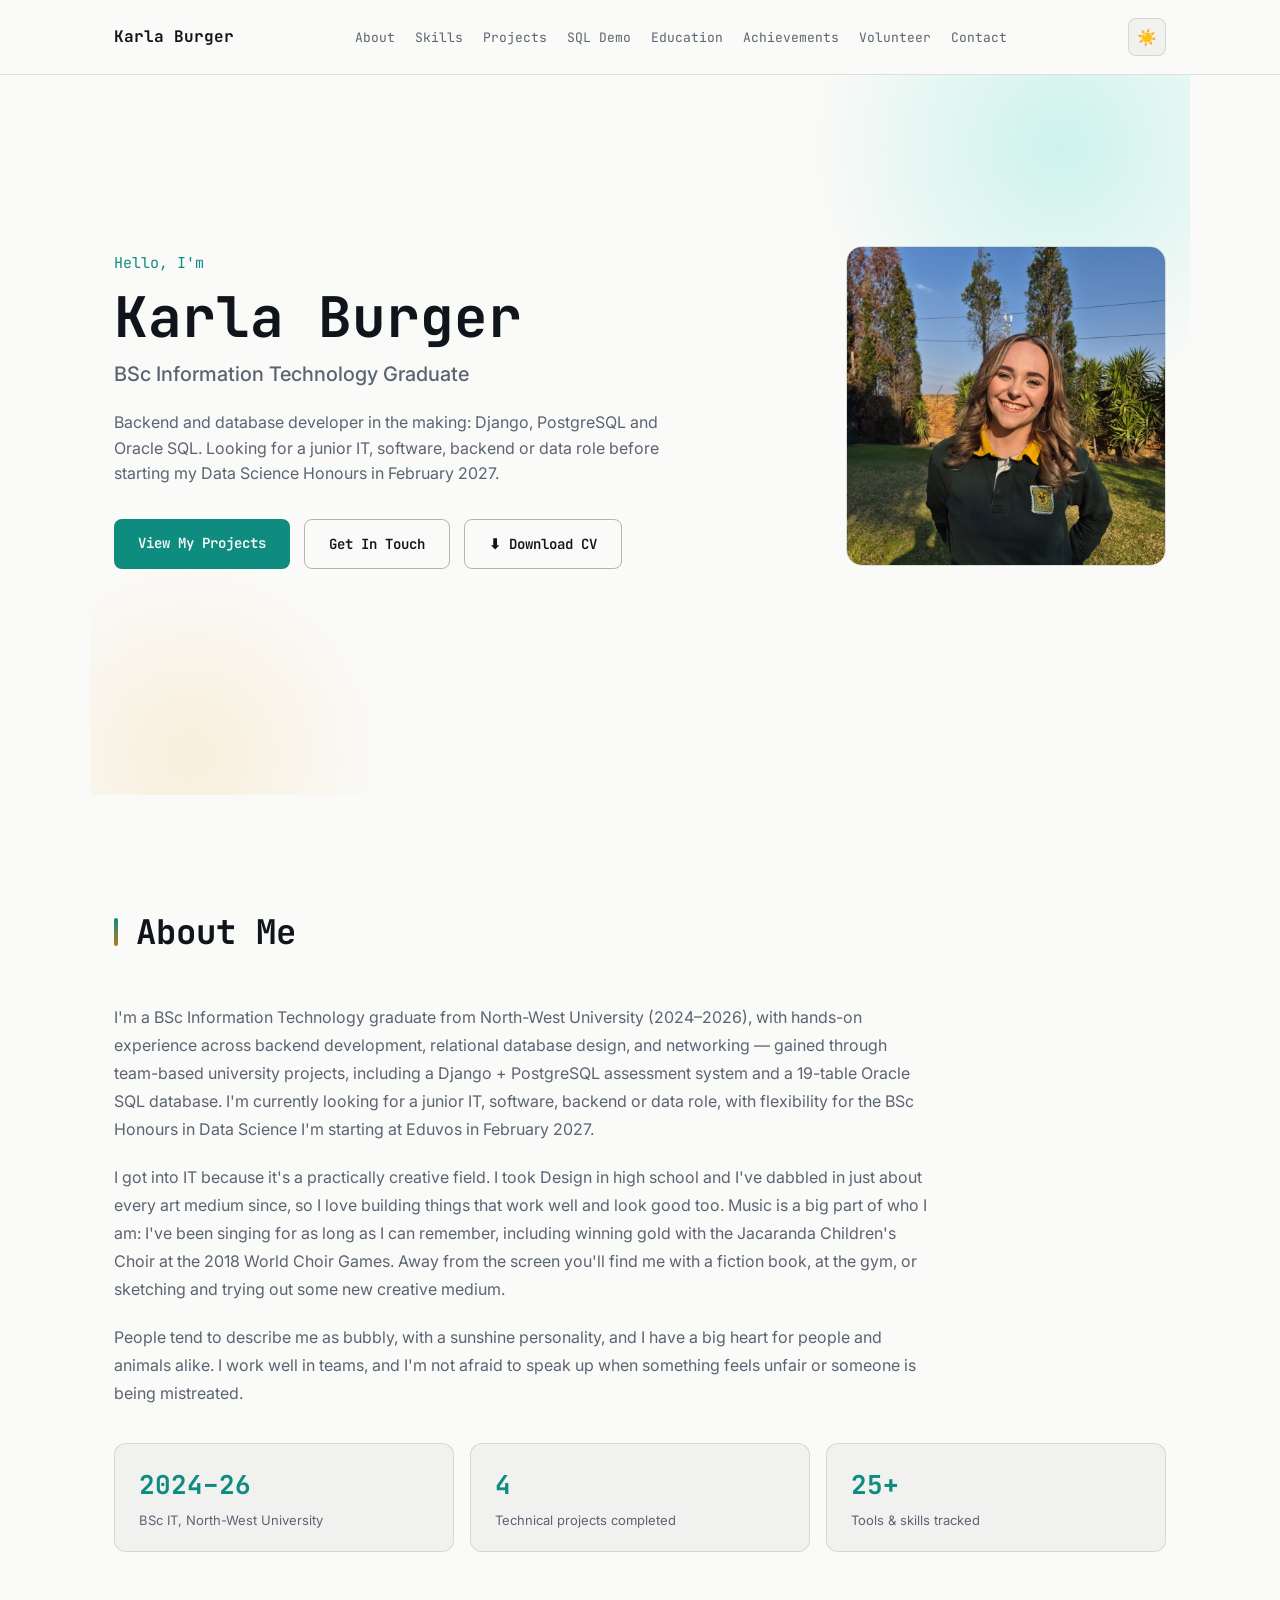
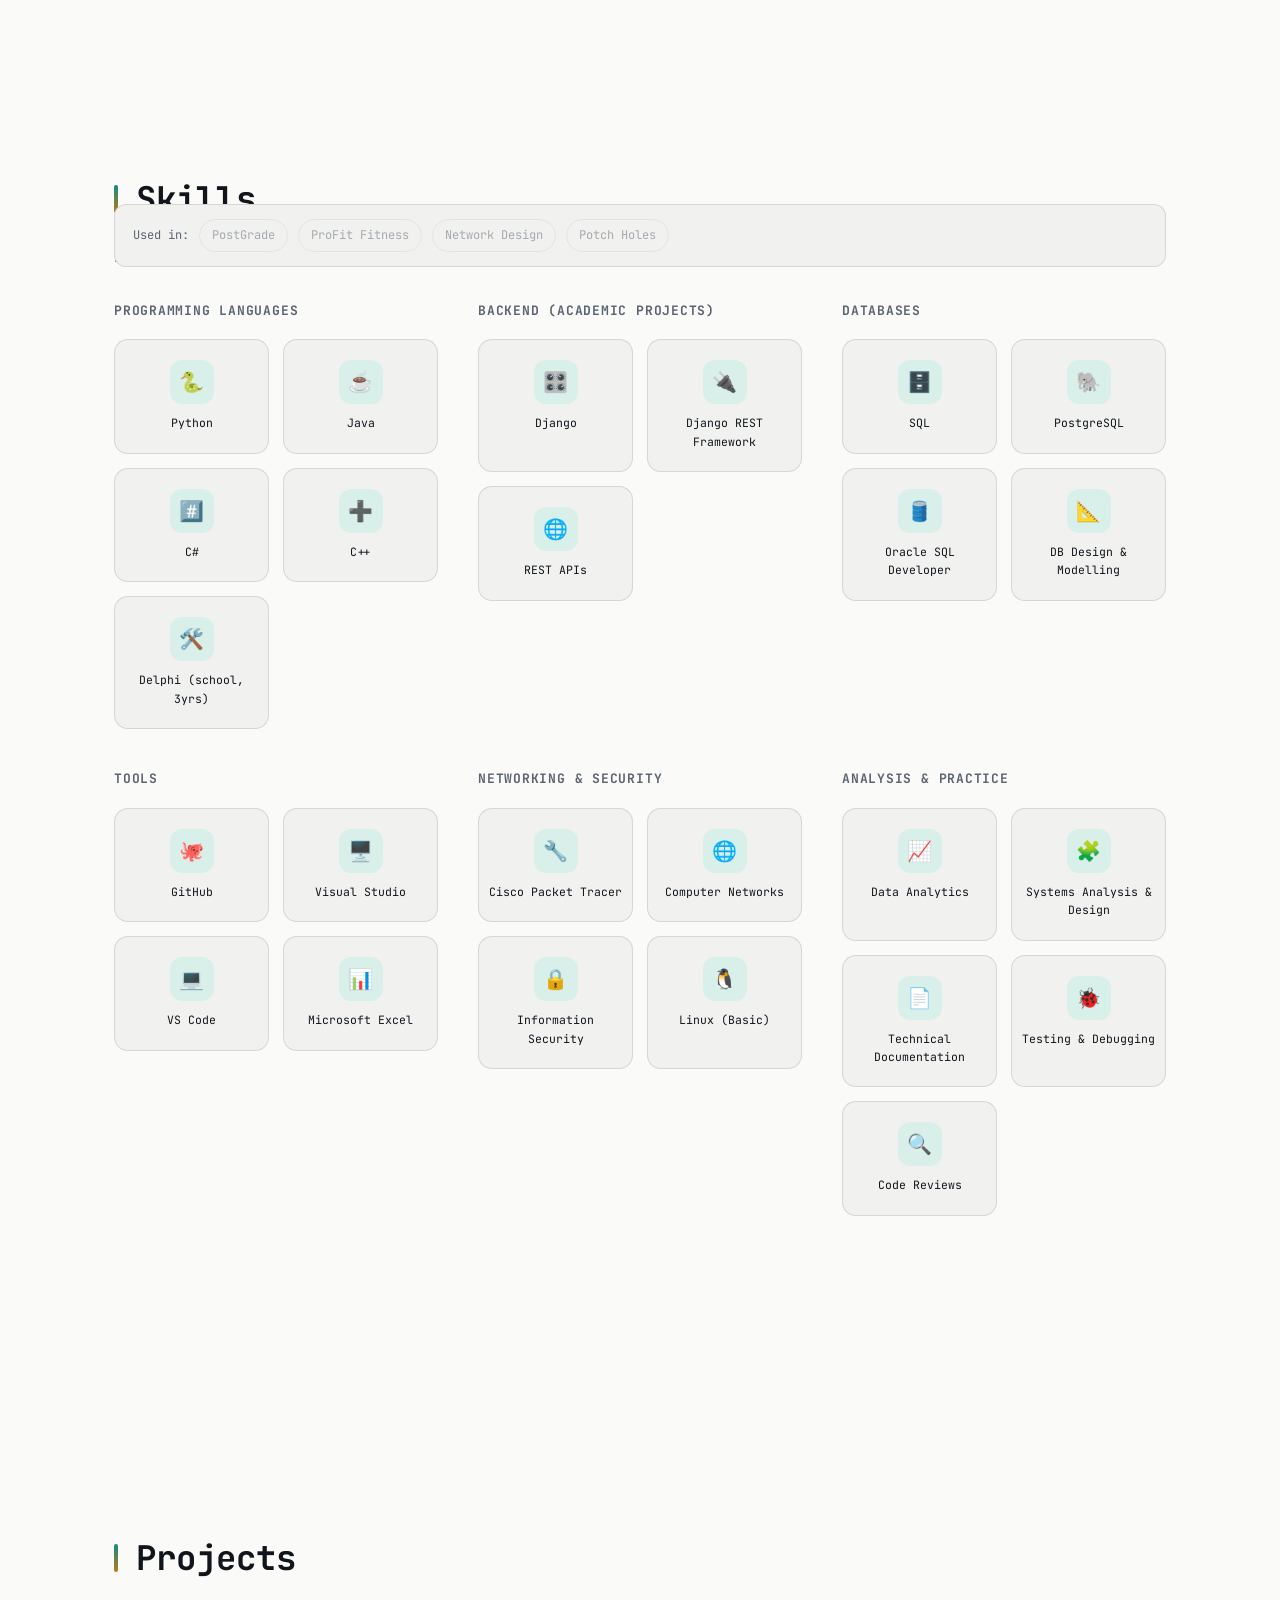
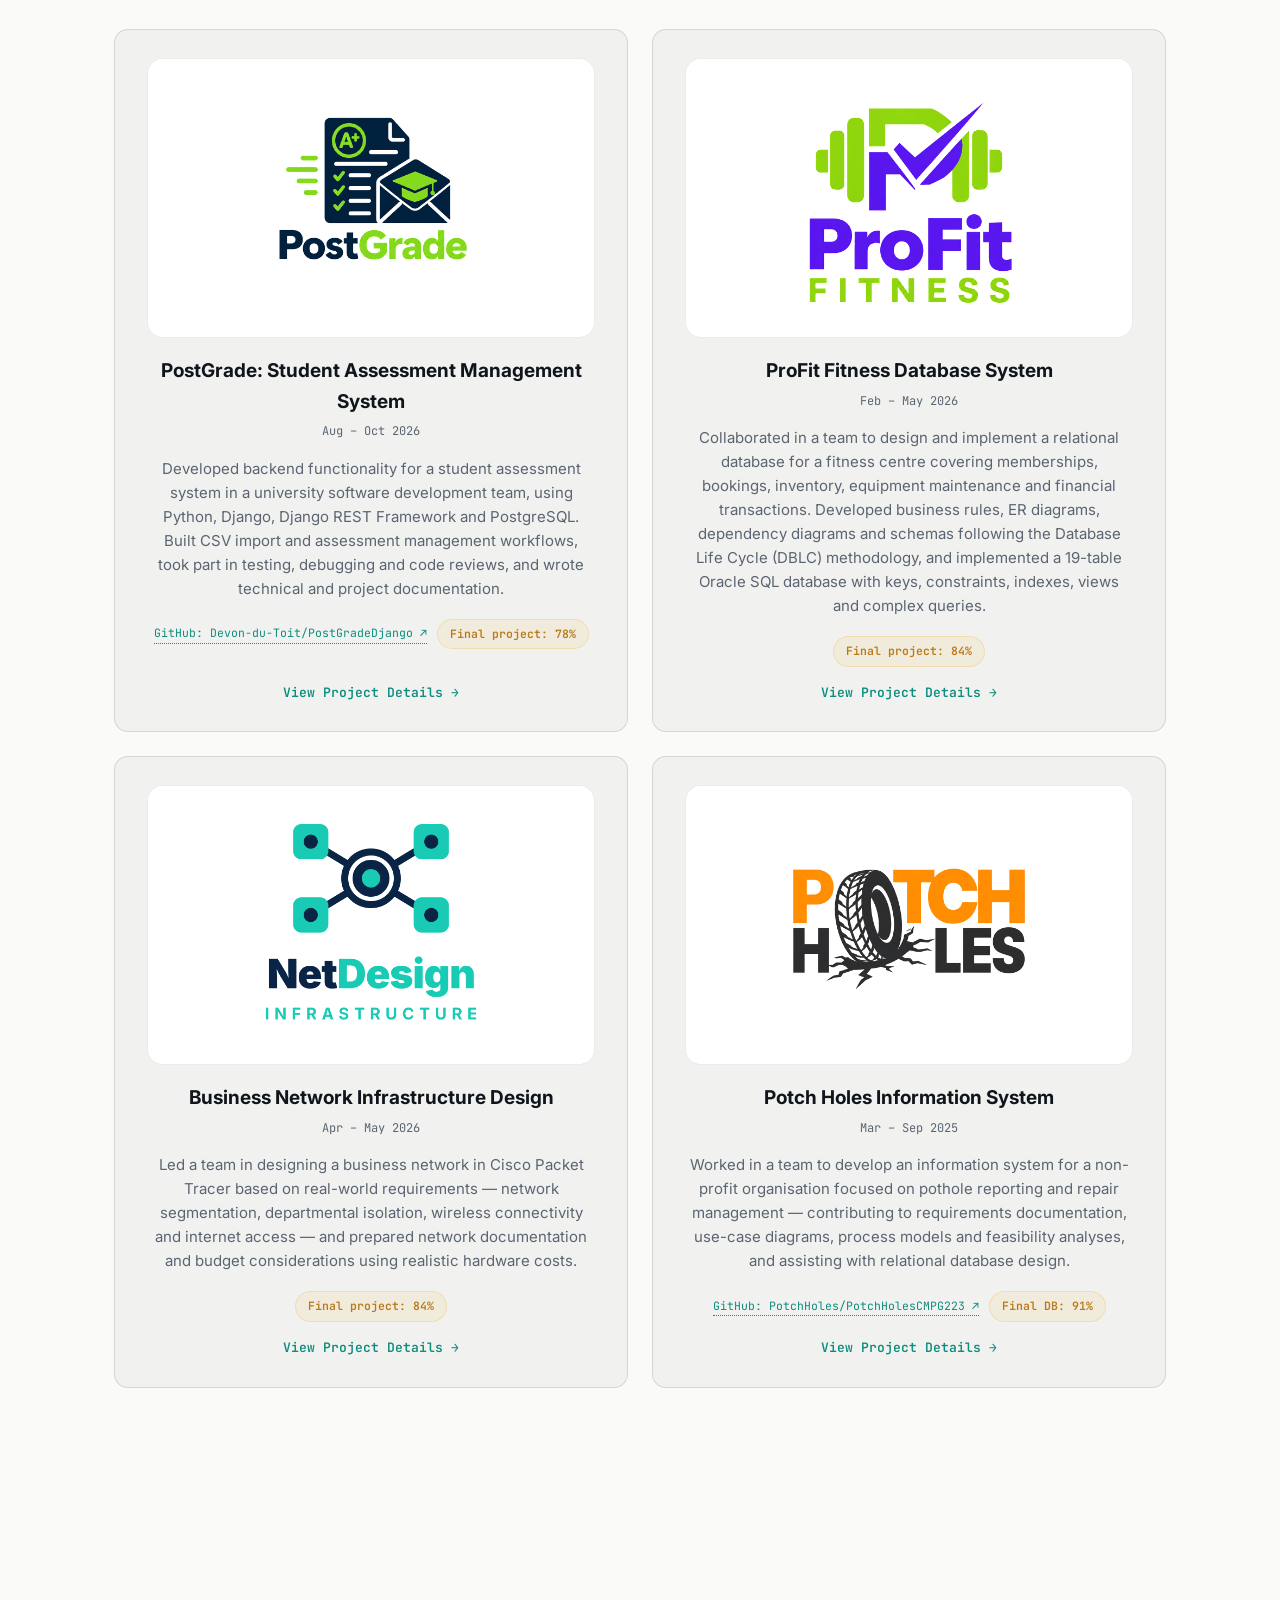
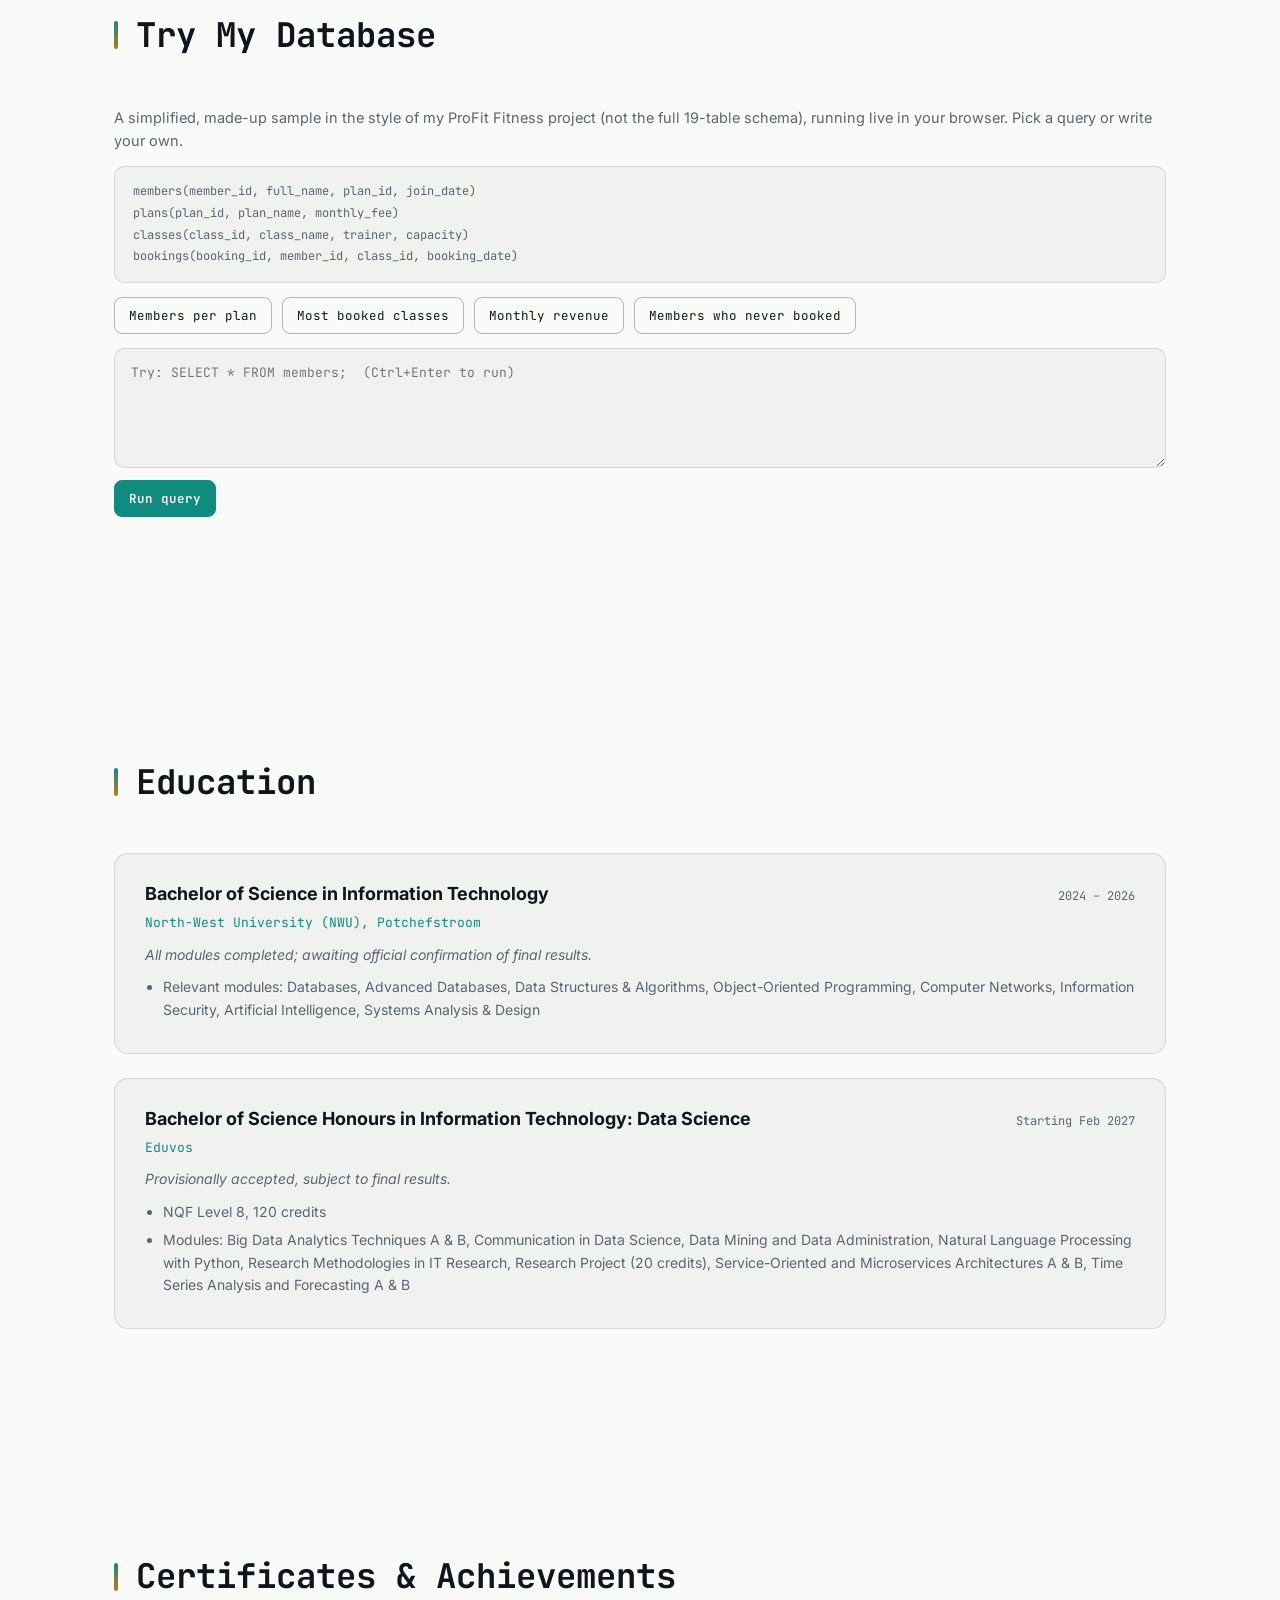
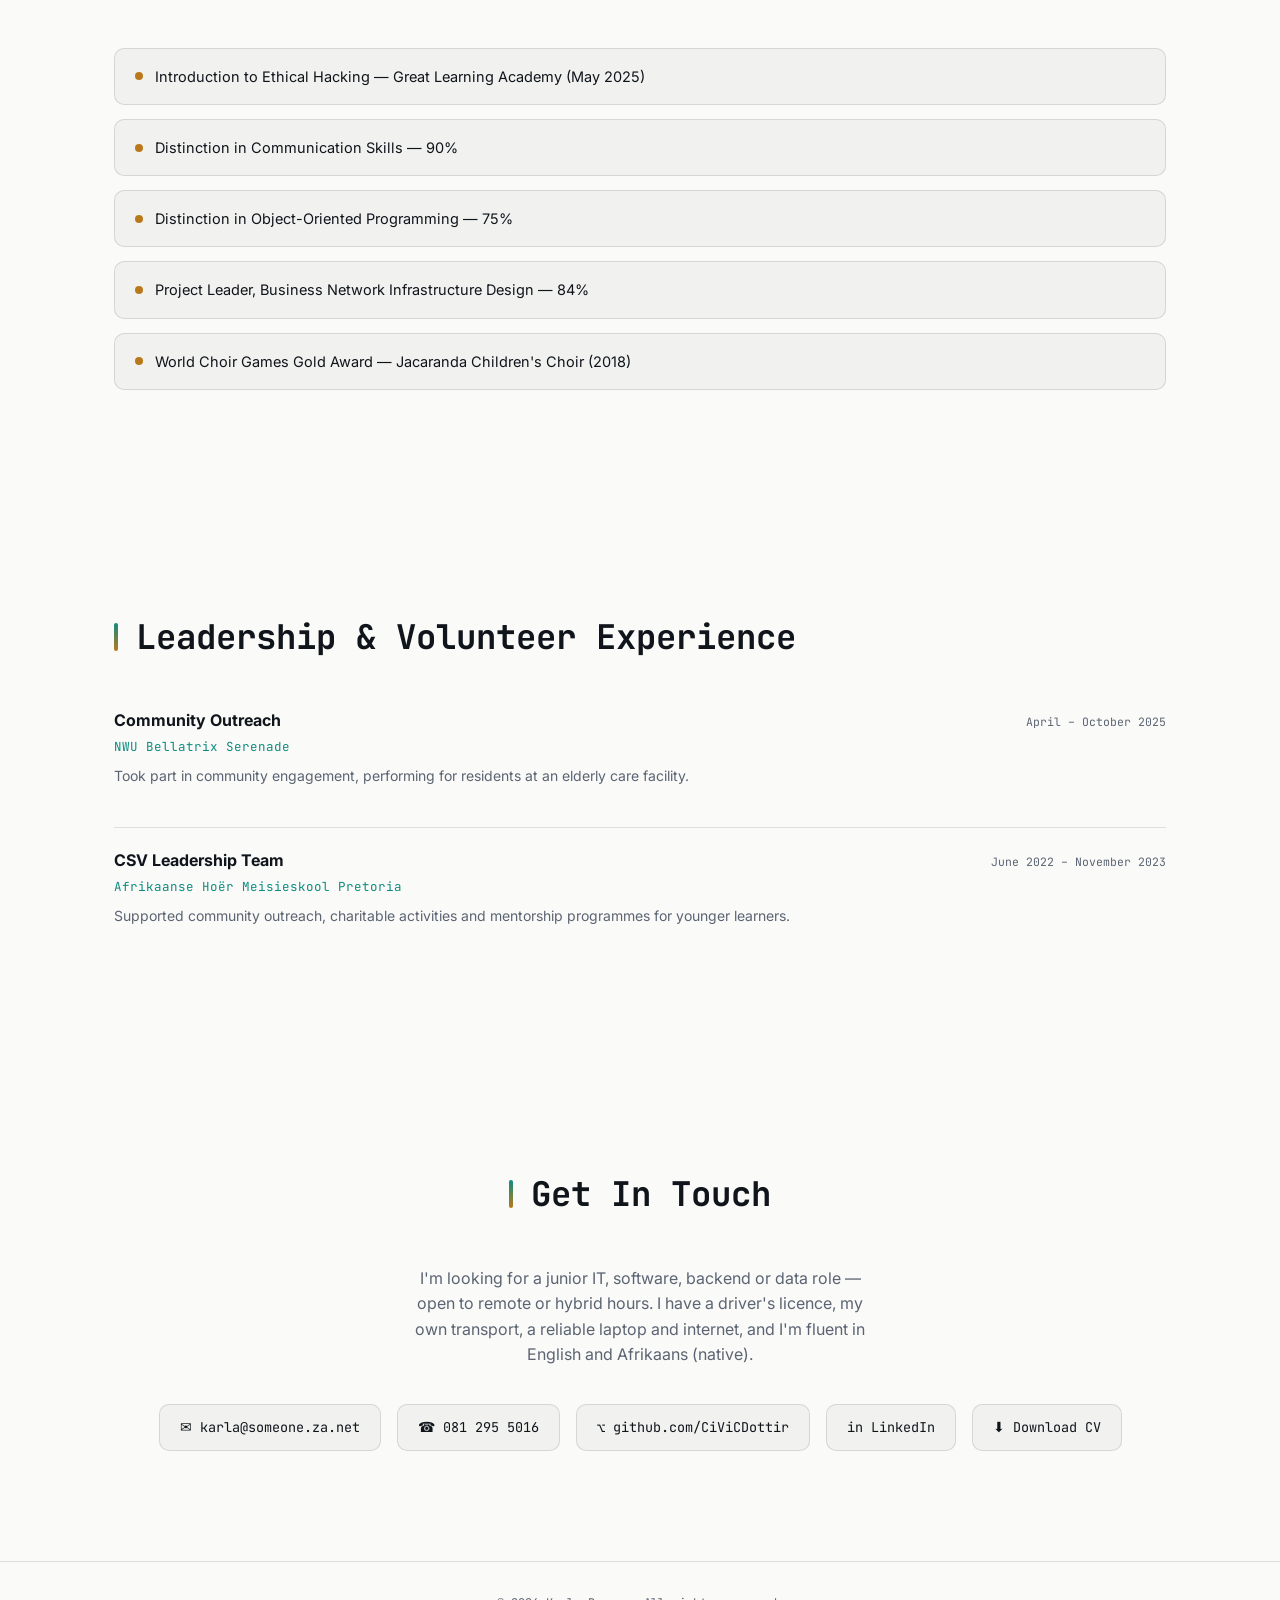
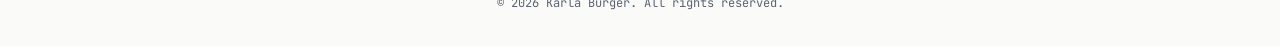
<file: index.html>
<!DOCTYPE html>
<html lang="en">
<head>
  <meta charset="UTF-8">
  <meta name="viewport" content="width=device-width, initial-scale=1.0">
  <title>Karla Burger — Portfolio</title>
  <link rel="stylesheet" href="style.css">
  <script>document.documentElement.classList.add('js');</script>
</head>
<body>

  <header>
<nav>
    <div class="logo">Karla Burger</div>
    <ul class="nav-links">
      <li><a href="#about">About</a></li>
      <li><a href="#skills">Skills</a></li>
      <li><a href="#projects">Projects</a></li>
      <li><a href="#playground">SQL Demo</a></li>
      <li><a href="#education">Education</a></li>
      <li><a href="#achievements">Achievements</a></li>
      <li><a href="#volunteer">Volunteer</a></li>
      <li><a href="#contact">Contact</a></li>
      
    </ul>
    <button id="themeToggle" aria-label="Toggle light/dark mode">🌙</button>
  </nav>
  
</header>
<section id="hero">
  <div class="hero-content">
    <p class="greeting">Hello, I'm</p>
    <h1>Karla Burger</h1>
    <h2>BSc Information Technology Graduate</h2>
    <p class="hero-bio">
      Backend and database developer in the making: Django, PostgreSQL and
      Oracle SQL. Looking for a junior IT, software, backend or data role
      before starting my Data Science Honours in February 2027.
</p>
      <div class="hero-buttons">
        <a href="#projects" class="btn btn-primary">View My Projects</a>
        <a href="#contact" class="btn btn-secondary">Get In Touch</a>
        <a href="assets/Karla_Burger_CV.pdf" class="btn btn-secondary" download="Karla_Burger_CV.pdf">⬇ Download CV</a>
    </div>
  </div>
  <div class="hero-image">
    <img src="assets/karla.jpg" alt="Portrait of Karla Burger">
  </div>
</section>

<section id="about">
  <h2 class="section-title reveal">About Me</h2>

  <div class="about-content reveal">
    <p class="about-text">
      I'm a BSc Information Technology graduate from North-West University
      (2024–2026), with hands-on experience across backend development,
      relational database design, and networking — gained through
      team-based university projects, including a Django + PostgreSQL
      assessment system and a 19-table Oracle SQL database. I'm currently
      looking for a junior IT, software, backend or data role, with
      flexibility for the BSc Honours in Data Science I'm starting at
      Eduvos in February 2027.
    </p>

    <p class="about-text">
      I got into IT because it's a practically creative field. I took
      Design in high school and I've dabbled in just about every art
      medium since, so I love building things that work well and look
      good too. Music is a big part of who I am: I've been singing for as
      long as I can remember, including winning gold with the Jacaranda
      Children's Choir at the 2018 World Choir Games. Away from the screen 
      you'll find me with a fiction book, at the gym, or sketching and trying 
      out some new creative medium.
    </p>

    <p class="about-text">
      People tend to describe me as bubbly, with a sunshine personality,
      and I have a big heart for people and animals alike. I work well in
      teams, and I'm not afraid to speak up when something feels unfair
      or someone is being mistreated.
    </p>

    <div class="about-stats">
      <div class="stat-card">
        <h3>2024–26</h3>
        <p>BSc IT, North-West University</p>
      </div>
      <div class="stat-card">
        <h3>4</h3>
        <p>Technical projects completed</p>
      </div>
      <div class="stat-card">
        <h3>25+</h3>
        <p>Tools &amp; skills tracked</p>
      </div>
    </div>
  </div>
</section>

<section id="skills">
  <h2 class="section-title reveal">Skills</h2>
  <p class="skills-hint reveal">Hover or tap a skill to see which projects used it.</p>

  <div class="skills-grid reveal">
    <div class="skill-category">
      <h3>Programming Languages</h3>
      <ul class="skill-list">
        <li class="skill-item"><span class="skill-icon">🐍</span><span class="skill-name">Python</span></li>
        <li class="skill-item"><span class="skill-icon">☕</span><span class="skill-name">Java</span></li>
        <li class="skill-item"><span class="skill-icon">#️⃣</span><span class="skill-name">C#</span></li>
        <li class="skill-item"><span class="skill-icon">➕</span><span class="skill-name">C++</span></li>
        <li class="skill-item"><span class="skill-icon">🛠️</span><span class="skill-name">Delphi (school, 3yrs)</span></li>
      </ul>
    </div>

    <div class="skill-category">
      <h3>Backend (Academic Projects)</h3>
      <ul class="skill-list">
        <li class="skill-item"><span class="skill-icon">🎛️</span><span class="skill-name">Django</span></li>
        <li class="skill-item"><span class="skill-icon">🔌</span><span class="skill-name">Django REST Framework</span></li>
        <li class="skill-item"><span class="skill-icon">🌐</span><span class="skill-name">REST APIs</span></li>
      </ul>
    </div>

    <div class="skill-category">
      <h3>Databases</h3>
      <ul class="skill-list">
        <li class="skill-item"><span class="skill-icon">🗄️</span><span class="skill-name">SQL</span></li>
        <li class="skill-item"><span class="skill-icon">🐘</span><span class="skill-name">PostgreSQL</span></li>
        <li class="skill-item"><span class="skill-icon">🛢️</span><span class="skill-name">Oracle SQL Developer</span></li>
        <li class="skill-item"><span class="skill-icon">📐</span><span class="skill-name">DB Design &amp; Modelling</span></li>
      </ul>
    </div>

    <div class="skill-category">
      <h3>Tools</h3>
      <ul class="skill-list">
        <li class="skill-item"><span class="skill-icon">🐙</span><span class="skill-name">GitHub</span></li>
        <li class="skill-item"><span class="skill-icon">🖥️</span><span class="skill-name">Visual Studio</span></li>
        <li class="skill-item"><span class="skill-icon">💻</span><span class="skill-name">VS Code</span></li>
        <li class="skill-item"><span class="skill-icon">📊</span><span class="skill-name">Microsoft Excel</span></li>
      </ul>
    </div>

    <div class="skill-category">
      <h3>Networking &amp; Security</h3>
      <ul class="skill-list">
        <li class="skill-item"><span class="skill-icon">🔧</span><span class="skill-name">Cisco Packet Tracer</span></li>
        <li class="skill-item"><span class="skill-icon">🌐</span><span class="skill-name">Computer Networks</span></li>
        <li class="skill-item"><span class="skill-icon">🔒</span><span class="skill-name">Information Security</span></li>
        <li class="skill-item"><span class="skill-icon">🐧</span><span class="skill-name">Linux (Basic)</span></li>
      </ul>
    </div>

    <div class="skill-category">
      <h3>Analysis &amp; Practice</h3>
      <ul class="skill-list">
        <li class="skill-item"><span class="skill-icon">📈</span><span class="skill-name">Data Analytics</span></li>
        <li class="skill-item"><span class="skill-icon">🧩</span><span class="skill-name">Systems Analysis &amp; Design</span></li>
        <li class="skill-item"><span class="skill-icon">📄</span><span class="skill-name">Technical Documentation</span></li>
        <li class="skill-item"><span class="skill-icon">🐞</span><span class="skill-name">Testing &amp; Debugging</span></li>
        <li class="skill-item"><span class="skill-icon">🔍</span><span class="skill-name">Code Reviews</span></li>
      </ul>
    </div>
  </div>

  <div class="skill-projects">
    <span class="skill-projects-label">Used in:</span>
    <span class="project-chip" data-project="postgrade">PostGrade</span>
    <span class="project-chip" data-project="profit">ProFit Fitness</span>
    <span class="project-chip" data-project="network">Network Design</span>
    <span class="project-chip" data-project="potchholes">Potch Holes</span>
  </div>
</section>

<section id="projects">
  <h2 class="section-title reveal">Projects</h2>

  <div class="projects-grid">

    <div class="project-card reveal">
      <div class="project-header">
        <div class="project-title-group">
          <img src="assets/postgrade-icon.png" alt="PostGrade logo" class="project-icon">
          <div>
            <h3>PostGrade: Student Assessment Management System</h3>
            <span class="project-dates">Aug – Oct 2026</span>
          </div>
        </div>
      </div>
      <p class="project-desc">
        Developed backend functionality for a student assessment system in
        a university software development team, using Python, Django,
        Django REST Framework and PostgreSQL. Built CSV import and
        assessment management workflows, took part in testing, debugging
        and code reviews, and wrote technical and project documentation.
      </p>
      <div class="project-badges">
        <a href="https://github.com/Devon-du-Toit/PostGradeDjango" target="_blank" rel="noopener" class="project-link">GitHub: Devon-du-Toit/PostGradeDjango ↗</a>
        <span class="badge badge-highlight">Final project: 78%</span>
      </div>
      <a href="postgrade.html" class="view-details-link">View Project Details →</a>
    </div>

    <div class="project-card reveal">
      <div class="project-header">
        <div class="project-title-group">
          <img src="assets/profit-icon.png" alt="ProFit Fitness logo" class="project-icon">
          <div>
            <h3>ProFit Fitness Database System</h3>
            <span class="project-dates">Feb – May 2026</span>
          </div>
        </div>
      </div>
      <p class="project-desc">
        Collaborated in a team to design and implement a relational
        database for a fitness centre covering memberships, bookings,
        inventory, equipment maintenance and financial transactions.
        Developed business rules, ER diagrams, dependency diagrams and
        schemas following the Database Life Cycle (DBLC) methodology, and
        implemented a 19-table Oracle SQL database with keys, constraints,
        indexes, views and complex queries.
      </p>
      <div class="project-badges">
        <span class="badge badge-highlight">Final project: 84%</span>
      </div>
      <a href="profit.html" class="view-details-link">View Project Details →</a>
    </div>

    <div class="project-card reveal">
      <div class="project-header">
        <div class="project-title-group">
          <img src="assets/network-icon.png" alt="Network Design logo" class="project-icon">
          <div>
            <h3>Business Network Infrastructure Design</h3>
            <span class="project-dates">Apr – May 2026</span>
          </div>
        </div>
      </div>
      <p class="project-desc">
        Led a team in designing a business network in Cisco Packet Tracer
        based on real-world requirements — network segmentation,
        departmental isolation, wireless connectivity and internet access —
        and prepared network documentation and budget considerations using
        realistic hardware costs.
      </p>
      <div class="project-badges">
        <span class="badge badge-highlight">Final project: 84%</span>
      </div>
      <a href="network.html" class="view-details-link">View Project Details →</a>
    </div>

    <div class="project-card reveal">
      <div class="project-header">
        <div class="project-title-group">
          <img src="assets/potchholes-icon.png" alt="Potch Holes logo" class="project-icon">
          <div>
            <h3>Potch Holes Information System</h3>
            <span class="project-dates">Mar – Sep 2025</span>
          </div>
        </div>
      </div>
      <p class="project-desc">
        Worked in a team to develop an information system for a non-profit
        organisation focused on pothole reporting and repair management —
        contributing to requirements documentation, use-case diagrams,
        process models and feasibility analyses, and assisting with
        relational database design.
      </p>
      <div class="project-badges">
        <a href="https://github.com/PotchHoles/PotchHolesCMPG223" target="_blank" rel="noopener" class="project-link">GitHub: PotchHoles/PotchHolesCMPG223 ↗</a>
        <span class="badge badge-highlight">Final DB: 91%</span>
      </div>
      <a href="potchholes.html" class="view-details-link">View Project Details →</a>
    </div>

  </div>
</section>

<section id="playground">
  <h2 class="section-title reveal">Try My Database</h2>

  <div class="playground reveal">
    <p class="pg-intro">
      A simplified, made-up sample in the style of my ProFit Fitness project
      (not the full 19-table schema), running live in your browser. Pick a
      query or write your own.
    </p>

    <div class="pg-schema">
      members(member_id, full_name, plan_id, join_date)<br>
      plans(plan_id, plan_name, monthly_fee)<br>
      classes(class_id, class_name, trainer, capacity)<br>
      bookings(booking_id, member_id, class_id, booking_date)
    </div>

    <div class="pg-presets" id="sqlPresets"></div>

    <textarea id="sqlInput" spellcheck="false" aria-label="SQL query" placeholder="Try: SELECT * FROM members;  (Ctrl+Enter to run)"></textarea>
    <button id="runSql" type="button">Run query</button>

    <div id="sqlOutput" aria-live="polite"></div>
  </div>
</section>

<section id="education">
  <h2 class="section-title reveal">Education</h2>

  <div class="education-list reveal">
    <div class="education-item">
      <div class="edu-header">
        <h3>Bachelor of Science in Information Technology</h3>
        <span class="edu-dates">2024 – 2026</span>
      </div>
      <div class="edu-institution">North-West University (NWU), Potchefstroom</div>
      <p class="edu-note">All modules completed; awaiting official confirmation of final results.</p>
      <ul class="edu-details">
        <li>Relevant modules: Databases, Advanced Databases, Data Structures &amp; Algorithms, Object-Oriented Programming, Computer Networks, Information Security, Artificial Intelligence, Systems Analysis &amp; Design</li>
      </ul>
    </div>

    <div class="education-item">
      <div class="edu-header">
        <h3>Bachelor of Science Honours in Information Technology: Data Science</h3>
        <span class="edu-dates">Starting Feb 2027</span>
      </div>
      <div class="edu-institution">Eduvos</div>
      <p class="edu-note">Provisionally accepted, subject to final results.</p>
      <ul class="edu-details">
        <li>NQF Level 8, 120 credits</li>
        <li>Modules: Big Data Analytics Techniques A &amp; B, Communication in Data Science, Data Mining and Data Administration, Natural Language Processing with Python, Research Methodologies in IT Research, Research Project (20 credits), Service-Oriented and Microservices Architectures A &amp; B, Time Series Analysis and Forecasting A &amp; B</li>
      </ul>
    </div>
</section>

<section id="achievements">
  <h2 class="section-title reveal">Certificates &amp; Achievements</h2>

  <ul class="achievements-list reveal">
    <li><span class="ach-dot"></span>Introduction to Ethical Hacking — Great Learning Academy (May 2025)</li>
    <li><span class="ach-dot"></span>Distinction in Communication Skills — 90%</li>
    <li><span class="ach-dot"></span>Distinction in Object-Oriented Programming — 75%</li>
    <li><span class="ach-dot"></span>Project Leader, Business Network Infrastructure Design — 84%</li>
    <li><span class="ach-dot"></span>World Choir Games Gold Award — Jacaranda Children's Choir (2018)</li>
  </ul>
</section>

<section id="volunteer">
  <h2 class="section-title reveal">Leadership &amp; Volunteer Experience</h2>

  <div class="volunteer-list reveal">
    <div class="volunteer-item">
      <div class="vol-header">
        <h3>Community Outreach</h3>
        <span class="vol-dates">April – October 2025</span>
      </div>
      <div class="vol-org">NWU Bellatrix Serenade</div>
      <p>Took part in community engagement, performing for residents at an elderly care facility.</p>
    </div>

    <div class="volunteer-item">
      <div class="vol-header">
        <h3>CSV Leadership Team</h3>
        <span class="vol-dates">June 2022 – November 2023</span>
      </div>
      <div class="vol-org">Afrikaanse Hoër Meisieskool Pretoria</div>
      <p>Supported community outreach, charitable activities and mentorship programmes for younger learners.</p>
    </div>
  </div>
</section>

<section id="contact">
  <h2 class="section-title reveal">Get In Touch</h2>

  <p class="contact-intro">
    I'm looking for a junior IT, software, backend or data role — open to
    remote or hybrid hours. I have a driver's licence, my own transport, a
    reliable laptop and internet, and I'm fluent in English and Afrikaans
    (native).
  </p>

<div class="contact-links reveal">
  <a href="mailto:karla@someone.za.net" class="contact-link">
    ✉ karla@someone.za.net
  </a>
  <a href="tel:0812955016" class="contact-link">
    ☎ 081 295 5016
  </a>
  <a href="https://github.com/CiViCDottir" target="_blank" rel="noopener" class="contact-link">
    ⌥ github.com/CiViCDottir
  </a>
  <a href="https://www.linkedin.com/in/karla-l-burger" target="_blank" rel="noopener" class="contact-link">
    in LinkedIn
  </a>
    <a href="assets/Karla_Burger_CV.pdf" class="contact-link" download="Karla_Burger_CV.pdf">
    ⬇ Download CV
  </a>
</div>
</section>

<footer>
  <p>&copy; 2026 Karla Burger. All rights reserved.</p>
</footer>

<script src="script.js"></script>

</body>
</html>
</file>
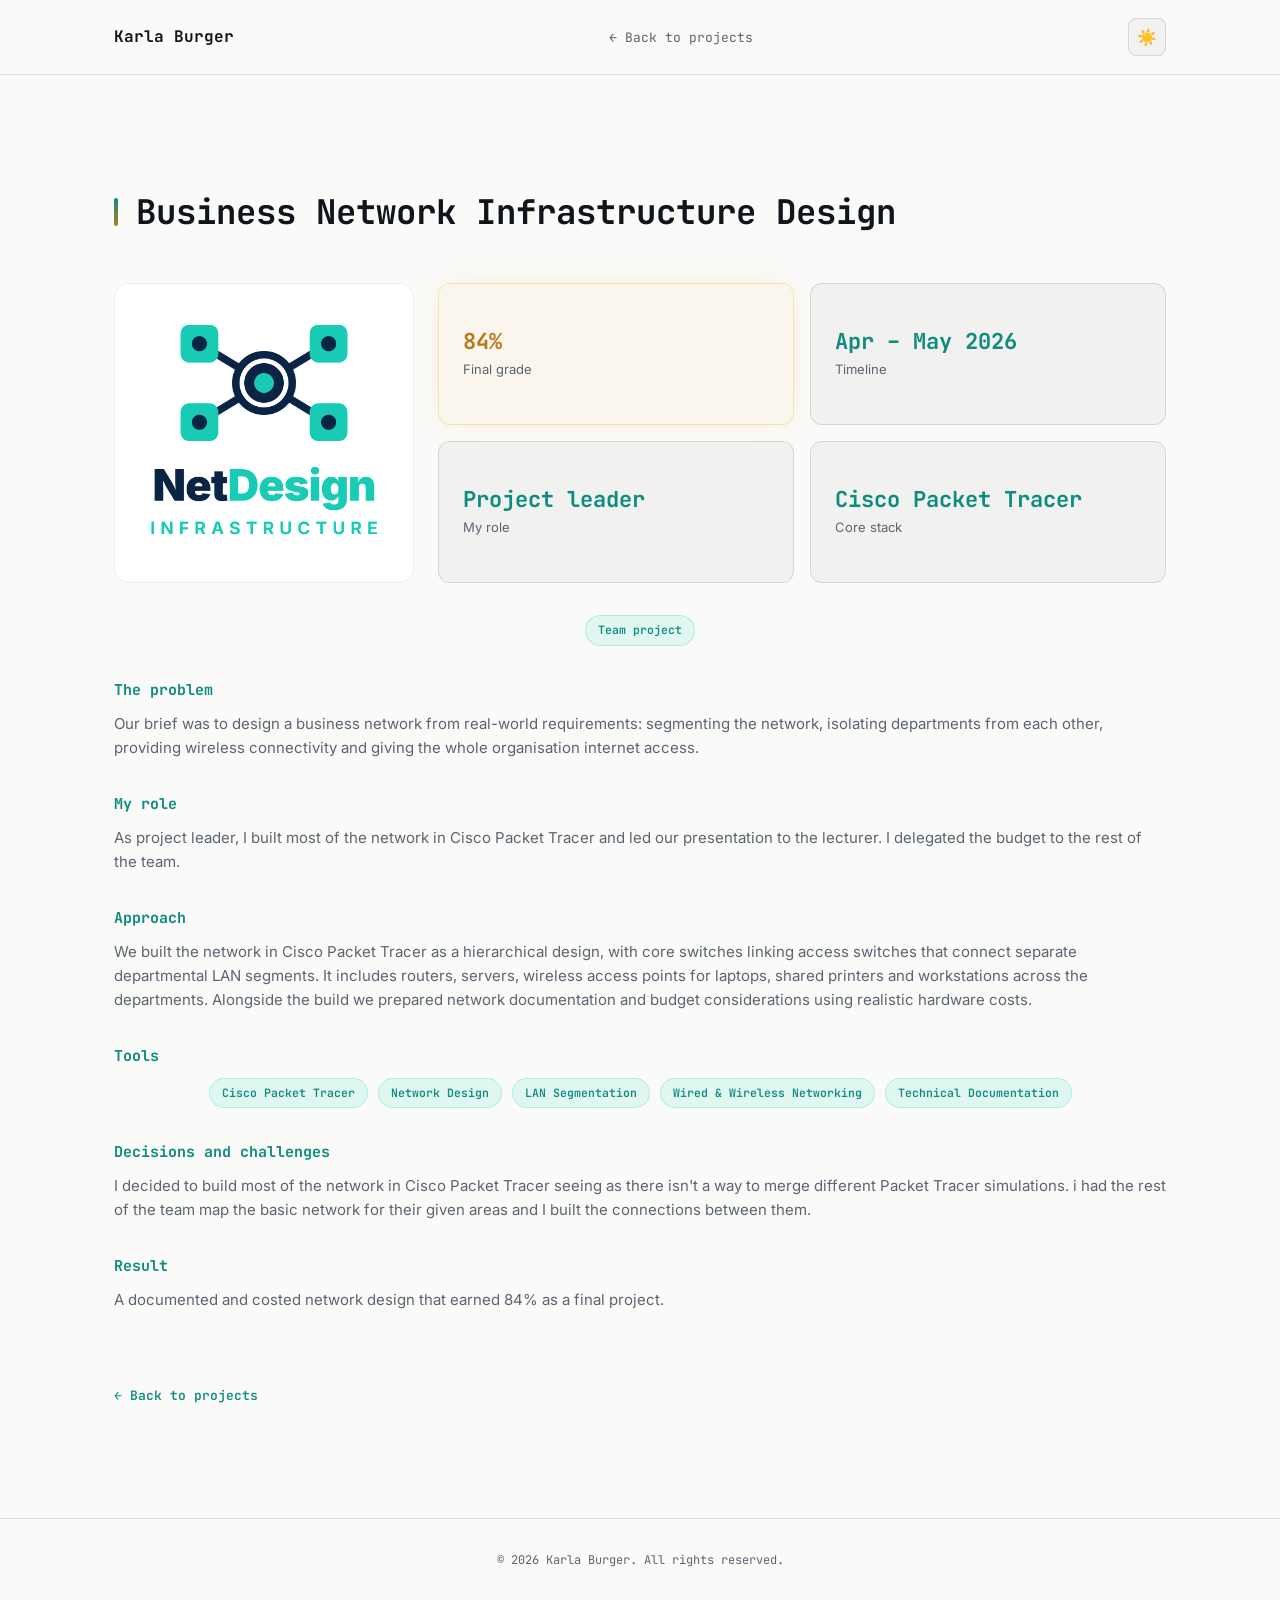
<file: network.html>
<!DOCTYPE html>
<html lang="en">
<head>
  <meta charset="UTF-8">
  <meta name="viewport" content="width=device-width, initial-scale=1.0">
  <title>Business Network Infrastructure Design — Karla Burger</title>
  <link rel="stylesheet" href="style.css">
  <script>document.documentElement.classList.add('js');</script>
</head>
<body>

  <header>
    <nav>
      <a class="logo" href="index.html" style="text-decoration:none;">Karla Burger</a>
      <ul class="nav-links">
        <li><a href="index.html#projects">← Back to projects</a></li>
      </ul>
      <button id="themeToggle" aria-label="Toggle light/dark mode">🌙</button>
    </nav>
  </header>

  <section id="project-detail">
    <h1 class="section-title">Business Network Infrastructure Design</h1>

        <div class="detail-hero">
      <img src="assets/network-icon.png" alt="Network Design logo" class="detail-logo">
      <div class="detail-stats">
        <div class="detail-stat grade">
          <span class="detail-stat-value highlight">84%</span>
          <span class="detail-stat-label">Final grade</span>
        </div>
        <div class="detail-stat">
          <span class="detail-stat-value">Apr – May 2026</span>
          <span class="detail-stat-label">Timeline</span>
        </div>
        <div class="detail-stat">
          <span class="detail-stat-value">Project leader</span>
          <span class="detail-stat-label">My role</span>
        </div>
        <div class="detail-stat">
          <span class="detail-stat-value">Cisco Packet Tracer</span>
          <span class="detail-stat-label">Core stack</span>
        </div>
      </div>
    </div>

    <div class="project-badges">
      <span class="badge">Team project</span>
    </div>
    
    <h3>The problem</h3>
    <p class="project-desc">Our brief was to design a business network from real-world requirements: segmenting the network, isolating departments from each other, providing wireless connectivity and giving the whole organisation internet access.</p>

    <h3>My role</h3>
    <p class="project-desc">As project leader, I built most of the network in Cisco Packet Tracer and led our presentation to the lecturer. I delegated the budget to the rest of the team.</p>

    <h3>Approach</h3>
    <p class="project-desc">We built the network in Cisco Packet Tracer as a hierarchical design, with core switches linking access switches that connect separate departmental LAN segments. It includes routers, servers, wireless access points for laptops, shared printers and workstations across the departments. Alongside the build we prepared network documentation and budget considerations using realistic hardware costs.</p>

    <h3>Tools</h3>
    <div class="project-badges">
      <span class="badge">Cisco Packet Tracer</span>
      <span class="badge">Network Design</span>
      <span class="badge">LAN Segmentation</span>
      <span class="badge">Wired &amp; Wireless Networking</span>
      <span class="badge">Technical Documentation</span>
    </div>

    <h3>Decisions and challenges</h3>
    <p class="project-desc">I decided to build most of the network in Cisco Packet Tracer seeing as there isn't a way to merge different Packet Tracer simulations. i had the rest of the team map the basic network for their given areas and I built the connections between them.</p>

    <h3>Result</h3>
    <p class="project-desc">A documented and costed network design that earned 84% as a final project.</p>

    <a href="index.html#projects" class="view-details-link">← Back to projects</a>
  </section>

  <footer>
    <p>&copy; 2026 Karla Burger. All rights reserved.</p>
  </footer>

  <script src="script.js"></script>
</body>
</html>
</file>
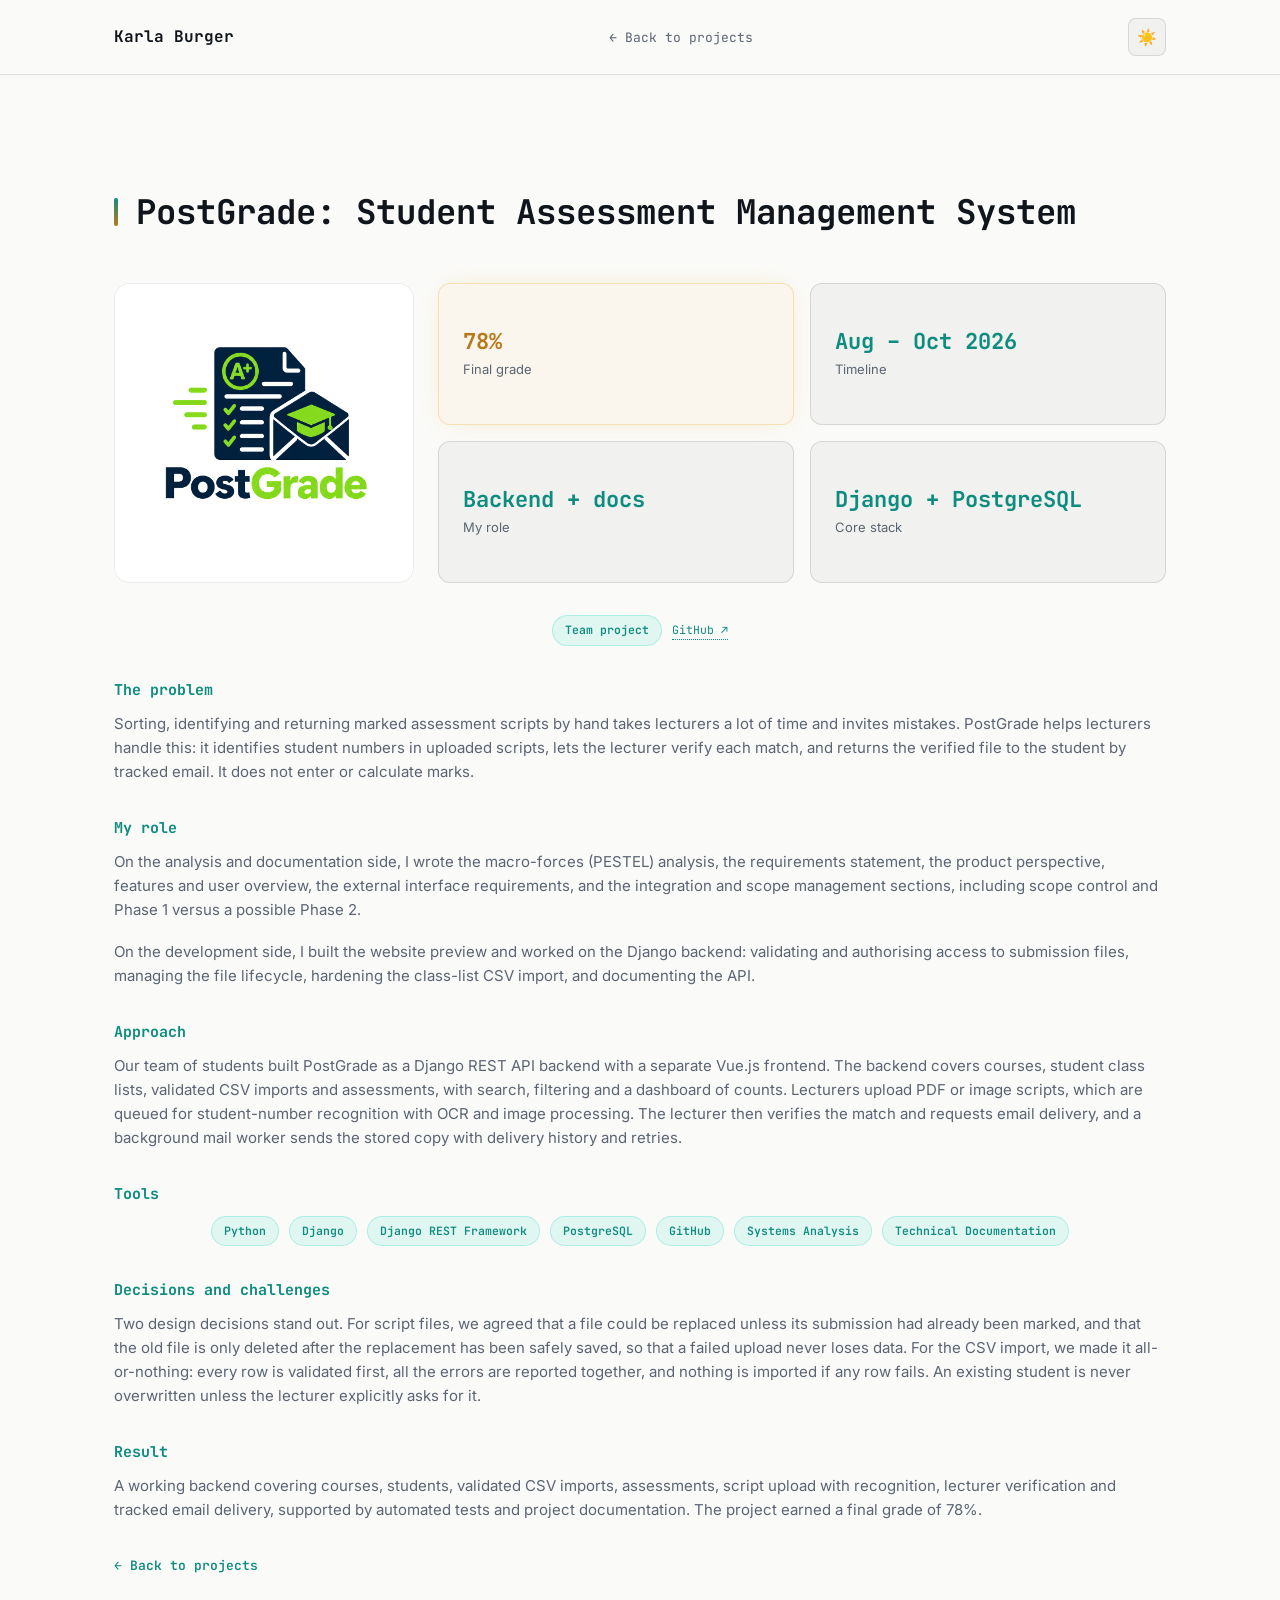
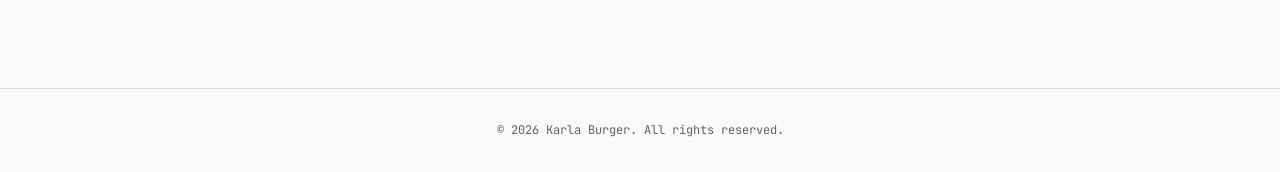
<file: postgrade.html>
<!DOCTYPE html>
<html lang="en">
<head>
  <meta charset="UTF-8">
  <meta name="viewport" content="width=device-width, initial-scale=1.0">
  <title>PostGrade — Karla Burger</title>
  <link rel="stylesheet" href="style.css">
  <script>document.documentElement.classList.add('js');</script>
</head>
<body>

  <header>
    <nav>
      <a class="logo" href="index.html" style="text-decoration:none;">Karla Burger</a>
      <ul class="nav-links">
        <li><a href="index.html#projects">← Back to projects</a></li>
      </ul>
      <button id="themeToggle" aria-label="Toggle light/dark mode">🌙</button>
    </nav>
  </header>

  <section id="project-detail">
    <h1 class="section-title">PostGrade: Student Assessment Management System</h1>

        <div class="detail-hero">
      <img src="assets/postgrade-icon.png" alt="PostGrade logo" class="detail-logo">
      <div class="detail-stats">
        <div class="detail-stat grade">
          <span class="detail-stat-value highlight">78%</span>
          <span class="detail-stat-label">Final grade</span>
        </div>
        <div class="detail-stat">
          <span class="detail-stat-value">Aug – Oct 2026</span>
          <span class="detail-stat-label">Timeline</span>
        </div>
        <div class="detail-stat">
          <span class="detail-stat-value">Backend + docs</span>
          <span class="detail-stat-label">My role</span>
        </div>
        <div class="detail-stat">
          <span class="detail-stat-value">Django + PostgreSQL</span>
          <span class="detail-stat-label">Core stack</span>
        </div>
      </div>
    </div>

    <div class="project-badges">
      <span class="badge">Team project</span>
      <a href="https://github.com/Devon-du-Toit/PostGradeDjango" target="_blank" rel="noopener" class="project-link">GitHub ↗</a>
    </div>
    
    <h3>The problem</h3>
    <p class="project-desc">Sorting, identifying and returning marked assessment scripts by hand takes lecturers a lot of time and invites mistakes. PostGrade helps lecturers handle this: it identifies student numbers in uploaded scripts, lets the lecturer verify each match, and returns the verified file to the student by tracked email. It does not enter or calculate marks.</p>

    <h3>My role</h3>
    <p class="project-desc">On the analysis and documentation side, I wrote the macro-forces (PESTEL) analysis, the requirements statement, the product perspective, features and user overview, the external interface requirements, and the integration and scope management sections, including scope control and Phase 1 versus a possible Phase 2.</p>
    <p class="project-desc">On the development side, I built the website preview and worked on the Django backend: validating and authorising access to submission files, managing the file lifecycle, hardening the class-list CSV import, and documenting the API.</p>

    <h3>Approach</h3>
    <p class="project-desc">Our team of students built PostGrade as a Django REST API backend with a separate Vue.js frontend. The backend covers courses, student class lists, validated CSV imports and assessments, with search, filtering and a dashboard of counts. Lecturers upload PDF or image scripts, which are queued for student-number recognition with OCR and image processing. The lecturer then verifies the match and requests email delivery, and a background mail worker sends the stored copy with delivery history and retries.</p>

    <h3>Tools</h3>
    <div class="project-badges">
      <span class="badge">Python</span>
      <span class="badge">Django</span>
      <span class="badge">Django REST Framework</span>
      <span class="badge">PostgreSQL</span>
      <span class="badge">GitHub</span>
      <span class="badge">Systems Analysis</span>
      <span class="badge">Technical Documentation</span>
    </div>

    <h3>Decisions and challenges</h3>
    <p class="project-desc">Two design decisions stand out. For script files, we agreed that a file could be replaced unless its submission had already been marked, and that the old file is only deleted after the replacement has been safely saved, so that a failed upload never loses data. For the CSV import, we made it all-or-nothing: every row is validated first, all the errors are reported together, and nothing is imported if any row fails. An existing student is never overwritten unless the lecturer explicitly asks for it.</p>

    <h3>Result</h3>
    <p class="project-desc">A working backend covering courses, students, validated CSV imports, assessments, script upload with recognition, lecturer verification and tracked email delivery, supported by automated tests and project documentation. The project earned a final grade of 78%.</p>

    <p><a href="index.html#projects" class="view-details-link">← Back to projects</a></p>
  </section>

  <footer>
    <p>&copy; 2026 Karla Burger. All rights reserved.</p>
  </footer>

  <script src="script.js"></script>
</body>
</html>
</file>
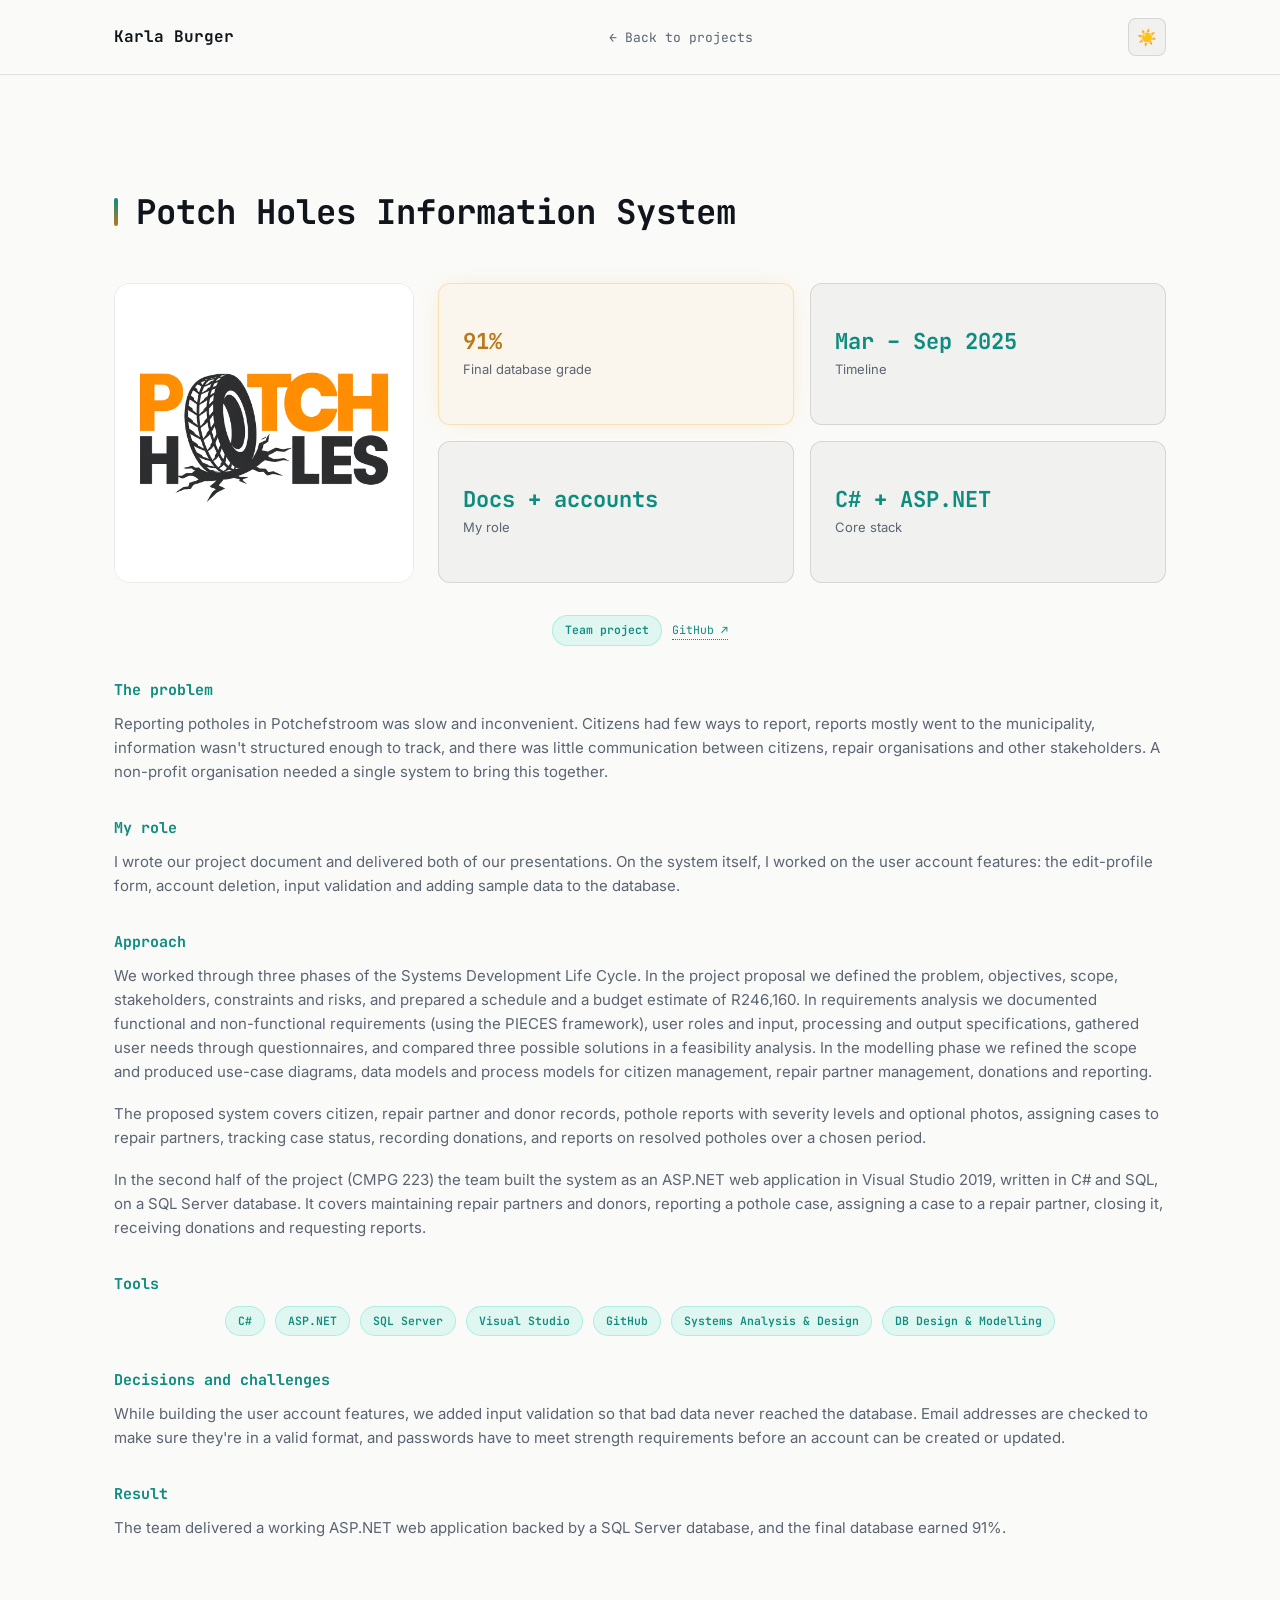
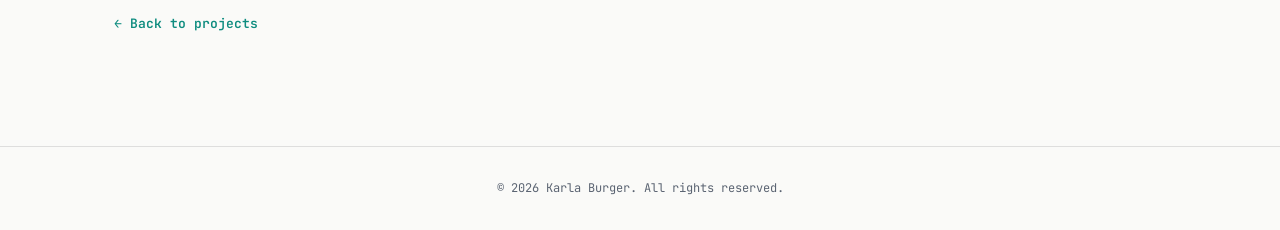
<file: potchholes.html>
<!DOCTYPE html>
<html lang="en">
<head>
  <meta charset="UTF-8">
  <meta name="viewport" content="width=device-width, initial-scale=1.0">
  <title>Potch Holes Information System — Karla Burger</title>
  <link rel="stylesheet" href="style.css">
  <script>document.documentElement.classList.add('js');</script>
</head>
<body>

  <header>
    <nav>
      <a class="logo" href="index.html" style="text-decoration:none;">Karla Burger</a>
      <ul class="nav-links">
        <li><a href="index.html#projects">← Back to projects</a></li>
      </ul>
      <button id="themeToggle" aria-label="Toggle light/dark mode">🌙</button>
    </nav>
  </header>

  <section id="project-detail">
    <h1 class="section-title">Potch Holes Information System</h1>

    <div class="detail-hero">
      <img src="assets/potchholes-icon.png" alt="Potch Holes logo" class="detail-logo">
      <div class="detail-stats">
        <div class="detail-stat grade">
          <span class="detail-stat-value highlight">91%</span>
          <span class="detail-stat-label">Final database grade</span>
        </div>
        <div class="detail-stat">
          <span class="detail-stat-value">Mar – Sep 2025</span>
          <span class="detail-stat-label">Timeline</span>
        </div>
        <div class="detail-stat">
          <span class="detail-stat-value">Docs + accounts</span>
          <span class="detail-stat-label">My role</span>
        </div>
        <div class="detail-stat">
          <span class="detail-stat-value">C# + ASP.NET</span>
          <span class="detail-stat-label">Core stack</span>
        </div>
      </div>
    </div>

    <div class="project-badges">
      <span class="badge">Team project</span>
      <a href="https://github.com/PotchHoles/PotchHolesCMPG223" target="_blank" rel="noopener" class="project-link">GitHub ↗</a>
    </div>

    <h3>The problem</h3>
    <p class="project-desc">Reporting potholes in Potchefstroom was slow and inconvenient. Citizens had few ways to report, reports mostly went to the municipality, information wasn't structured enough to track, and there was little communication between citizens, repair organisations and other stakeholders. A non-profit organisation needed a single system to bring this together.</p>

    <h3>My role</h3>
    <p class="project-desc">I wrote our project document and delivered both of our presentations. On the system itself, I worked on the user account features: the edit-profile form, account deletion, input validation and adding sample data to the database.</p>

    <h3>Approach</h3>
    <p class="project-desc">We worked through three phases of the Systems Development Life Cycle. In the project proposal we defined the problem, objectives, scope, stakeholders, constraints and risks, and prepared a schedule and a budget estimate of R246,160. In requirements analysis we documented functional and non-functional requirements (using the PIECES framework), user roles and input, processing and output specifications, gathered user needs through questionnaires, and compared three possible solutions in a feasibility analysis. In the modelling phase we refined the scope and produced use-case diagrams, data models and process models for citizen management, repair partner management, donations and reporting.</p>
    <p class="project-desc">The proposed system covers citizen, repair partner and donor records, pothole reports with severity levels and optional photos, assigning cases to repair partners, tracking case status, recording donations, and reports on resolved potholes over a chosen period.</p>
    <p class="project-desc">In the second half of the project (CMPG 223) the team built the system as an ASP.NET web application in Visual Studio 2019, written in C# and SQL, on a SQL Server database. It covers maintaining repair partners and donors, reporting a pothole case, assigning a case to a repair partner, closing it, receiving donations and requesting reports.</p>

    <h3>Tools</h3>
    <div class="project-badges">
      <span class="badge">C#</span>
      <span class="badge">ASP.NET</span>
      <span class="badge">SQL Server</span>
      <span class="badge">Visual Studio</span>
      <span class="badge">GitHub</span>
      <span class="badge">Systems Analysis &amp; Design</span>
      <span class="badge">DB Design &amp; Modelling</span>
    </div>

    <h3>Decisions and challenges</h3>
    <p class="project-desc">While building the user account features, we added input validation so that bad data never reached the database. Email addresses are checked to make sure they're in a valid format, and passwords have to meet strength requirements before an account can be created or updated.</p>

    <h3>Result</h3>
    <p class="project-desc">The team delivered a working ASP.NET web application backed by a SQL Server database, and the final database earned 91%.</p>

    <a href="index.html#projects" class="view-details-link">← Back to projects</a>
  </section>

  <footer>
    <p>&copy; 2026 Karla Burger. All rights reserved.</p>
  </footer>

  <script src="script.js"></script>
</body>
</html>
</file>
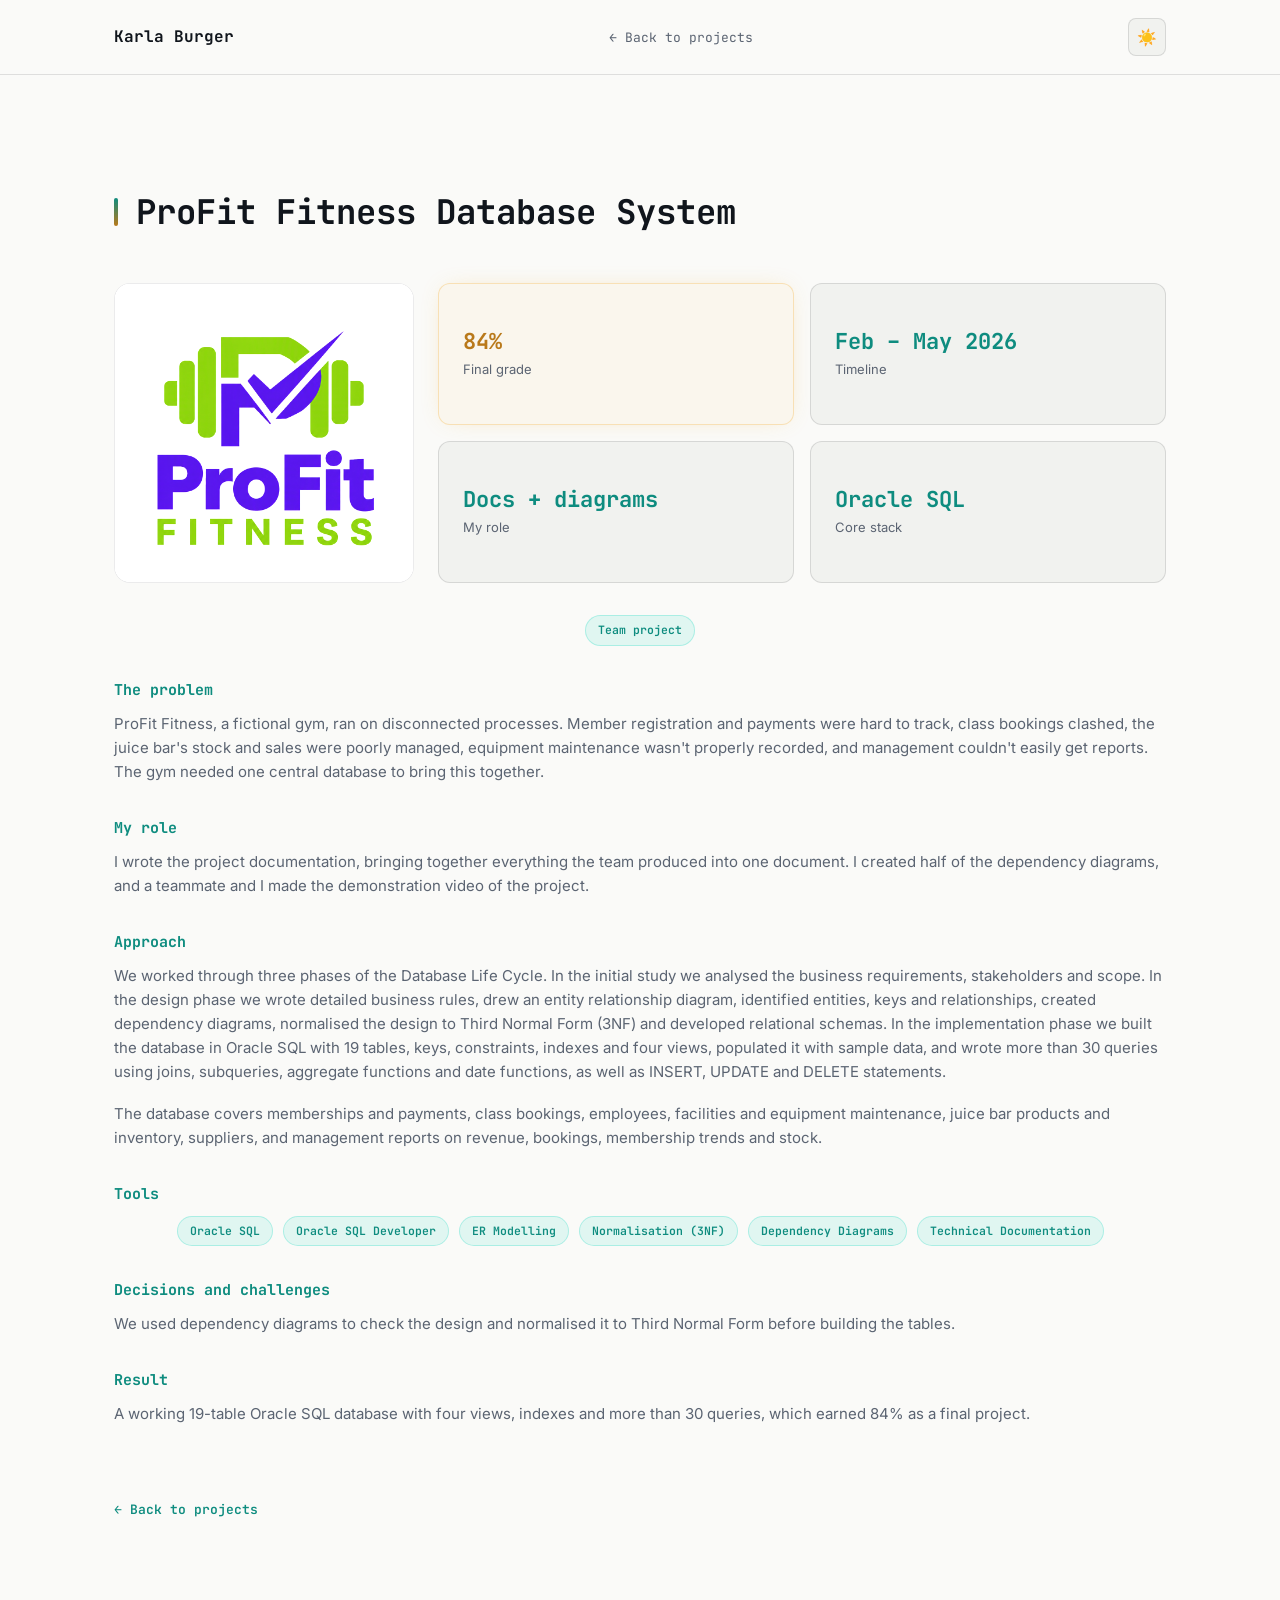
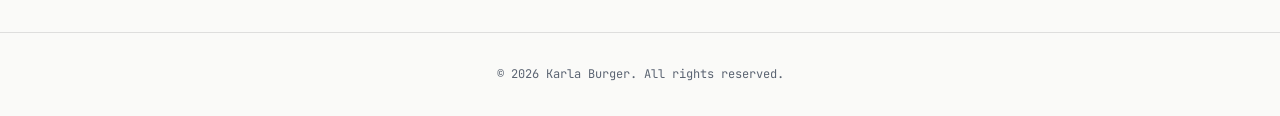
<file: profit.html>
<!DOCTYPE html>
<html lang="en">
<head>
  <meta charset="UTF-8">
  <meta name="viewport" content="width=device-width, initial-scale=1.0">
  <title>ProFit Fitness Database System — Karla Burger</title>
  <link rel="stylesheet" href="style.css">
  <script>document.documentElement.classList.add('js');</script>
</head>
<body>

  <header>
    <nav>
      <a class="logo" href="index.html" style="text-decoration:none;">Karla Burger</a>
      <ul class="nav-links">
        <li><a href="index.html#projects">← Back to projects</a></li>
      </ul>
      <button id="themeToggle" aria-label="Toggle light/dark mode">🌙</button>
    </nav>
  </header>

  <section id="project-detail">
    <h1 class="section-title">ProFit Fitness Database System</h1>

        <div class="detail-hero">
      <img src="assets/profit-icon.png" alt="ProFit Fitness logo" class="detail-logo">
      <div class="detail-stats">
        <div class="detail-stat grade">
          <span class="detail-stat-value highlight">84%</span>
          <span class="detail-stat-label">Final grade</span>
        </div>
        <div class="detail-stat">
          <span class="detail-stat-value">Feb – May 2026</span>
          <span class="detail-stat-label">Timeline</span>
        </div>
        <div class="detail-stat">
          <span class="detail-stat-value">Docs + diagrams</span>
          <span class="detail-stat-label">My role</span>
        </div>
        <div class="detail-stat">
          <span class="detail-stat-value">Oracle SQL</span>
          <span class="detail-stat-label">Core stack</span>
        </div>
      </div>
    </div>

    <div class="project-badges">
      <span class="badge">Team project</span>
    </div>
    
    <h3>The problem</h3>
    <p class="project-desc">ProFit Fitness, a fictional gym, ran on disconnected processes. Member registration and payments were hard to track, class bookings clashed, the juice bar's stock and sales were poorly managed, equipment maintenance wasn't properly recorded, and management couldn't easily get reports. The gym needed one central database to bring this together.</p>

    <h3>My role</h3>
    <p class="project-desc">I wrote the project documentation, bringing together everything the team produced into one document. I created half of the dependency diagrams, and a teammate and I made the demonstration video of the project.</p>

    <h3>Approach</h3>
    <p class="project-desc">We worked through three phases of the Database Life Cycle. In the initial study we analysed the business requirements, stakeholders and scope. In the design phase we wrote detailed business rules, drew an entity relationship diagram, identified entities, keys and relationships, created dependency diagrams, normalised the design to Third Normal Form (3NF) and developed relational schemas. In the implementation phase we built the database in Oracle SQL with 19 tables, keys, constraints, indexes and four views, populated it with sample data, and wrote more than 30 queries using joins, subqueries, aggregate functions and date functions, as well as INSERT, UPDATE and DELETE statements.</p>
    <p class="project-desc">The database covers memberships and payments, class bookings, employees, facilities and equipment maintenance, juice bar products and inventory, suppliers, and management reports on revenue, bookings, membership trends and stock.</p>

    <h3>Tools</h3>
    <div class="project-badges">
      <span class="badge">Oracle SQL</span>
      <span class="badge">Oracle SQL Developer</span>
      <span class="badge">ER Modelling</span>
      <span class="badge">Normalisation (3NF)</span>
      <span class="badge">Dependency Diagrams</span>
      <span class="badge">Technical Documentation</span>
    </div>

    <h3>Decisions and challenges</h3>
    <p class="project-desc">We used dependency diagrams to check the design and normalised it to Third Normal Form before building the tables.</p>

    <h3>Result</h3>
    <p class="project-desc">A working 19-table Oracle SQL database with four views, indexes and more than 30 queries, which earned 84% as a final project.</p>

    <a href="index.html#projects" class="view-details-link">← Back to projects</a>
  </section>

  <footer>
    <p>&copy; 2026 Karla Burger. All rights reserved.</p>
  </footer>

  <script src="script.js"></script>
</body>
</html>
</file>
<file: style.css>
/* ---- Google Fonts ---- */
@import url('https://fonts.googleapis.com/css2?family=JetBrains+Mono:wght@400;500;600;700&family=Inter:wght@400;500;600;700&display=swap');

/* ---- Reset ---- */
* {
  margin: 0;
  padding: 0;
  box-sizing: border-box;
}

/* ---- Design tokens (colors, fonts, spacing) ---- */
:root {
  --bg: #0B0E14;
  --bg-panel: #11151D;
  --text: #D6DBE4;
  --text-dim: #8A93A6;
  --teal: #2FD9C4;
  --amber: #F2B84B;

  --font-body: 'Inter', sans-serif;
  --font-mono: 'JetBrains Mono', monospace;

  --max-width: 1100px;
  --border: rgba(214, 219, 228, 0.12);
  --border-strong: rgba(214, 219, 228, 0.3);

  --glow: rgba(47, 217, 196, 0.35);
  --glow-text: rgba(47, 217, 196, 0.6);
}

[data-theme="light"] {
  --bg: #FAFAF8;
  --bg-panel: #F1F2EF;
  --text: #10151C;
  --text-dim: #5B6472;
  --teal: #0E8C7F;
  --amber: #B9791A;
  --border: rgba(16, 21, 28, 0.12);
  --border-strong: rgba(16, 21, 28, 0.3);

  --glow: rgba(14, 140, 127, 0.35);
  --glow-text: rgba(14, 140, 127, 0.45);
}

/* ---- Base ---- */
body {
  background: var(--bg);
  color: var(--text);
  font-family: var(--font-body);
  line-height: 1.6;
}

section {
  max-width: var(--max-width);
  margin: 0 auto;
  padding: 110px 24px;
}

.section-title {
  font-family: var(--font-mono);
  font-size: 34px;
  margin-bottom: 44px;
  color: var(--text);
  position: relative;
  padding-left: 22px;
}

.section-title::before {
  content: "";
  position: absolute;
  left: 0;
  top: 50%;
  transform: translateY(-50%);
  width: 4px;
  height: 28px;
  background: linear-gradient(180deg, var(--teal), var(--amber));
  border-radius: 4px;
}

/* ---- Header / Nav ---- */
header {
  position: sticky;
  top: 0;
  z-index: 100;
  background: var(--bg);
  border-bottom: 1px solid var(--border);
}

nav {
  max-width: var(--max-width);
  margin: 0 auto;
  padding: 18px 24px;
  display: flex;
  justify-content: space-between;
  align-items: center;
}

.logo {
  font-family: var(--font-mono);
  font-weight: 700;
  font-size: 16px;
  color: var(--text);
  transition: color 0.2s ease, text-shadow 0.2s ease;
}

.nav-links {
  display: flex;
  gap: 20px;
  list-style: none;
  flex-wrap: wrap;
}

.nav-links a {
  font-family: var(--font-mono);
  font-size: 13px;
  text-decoration: none;
  color: var(--text-dim);
  transition: color 0.2s ease, text-shadow 0.2s ease;
}

#themeToggle {
  background: var(--bg-panel);
  border: 1px solid var(--border);
  color: var(--text);
  font-size: 16px;
  width: 38px;
  height: 38px;
  border-radius: 8px;
  cursor: pointer;
  transition: border-color 0.2s ease, transform 0.2s ease, box-shadow 0.2s ease;
  display: flex;
  align-items: center;
  justify-content: center;
}

/* ---- Hero ---- */
#hero {
  display: flex;
  align-items: center;
  justify-content: space-between;
  gap: 48px;
  min-height: 80vh;
  padding-top: 60px;
  position: relative;
  overflow: hidden;
}

#hero::before {
  content: "";
  position: absolute;
  width: 500px;
  height: 500px;
  background: radial-gradient(circle, rgba(47, 217, 196, 0.22), transparent 70%);
  top: -180px;
  right: -120px;
  z-index: 0;
  pointer-events: none;
}

#hero::after {
  content: "";
  position: absolute;
  width: 400px;
  height: 400px;
  background: radial-gradient(circle, rgba(242, 184, 75, 0.16), transparent 70%);
  bottom: -160px;
  left: -100px;
  z-index: 0;
  pointer-events: none;
}

.hero-content,
.hero-image {
  position: relative;
  z-index: 1;
}

.hero-content {
  flex: 1;
  max-width: 560px;
}

.greeting {
  font-family: var(--font-mono);
  color: var(--teal);
  font-size: 15px;
  margin-bottom: 12px;
}

#hero h1 {
  font-family: var(--font-mono);
  font-size: clamp(36px, 5vw, 56px);
  font-weight: 700;
  color: var(--text);
  line-height: 1.1;
  margin-bottom: 10px;
}

#hero h2 {
  font-size: 20px;
  font-weight: 500;
  color: var(--text-dim);
  margin-bottom: 20px;
}

.hero-bio {
  color: var(--text-dim);
  margin-bottom: 32px;
  font-size: 16px;
}

.hero-buttons {
  display: flex;
  gap: 14px;
  flex-wrap: wrap;
}

.btn {
  font-family: var(--font-mono);
  font-size: 14px;
  font-weight: 600;
  text-decoration: none;
  padding: 13px 24px;
  border-radius: 8px;
  transition: transform 0.2s ease, box-shadow 0.2s ease, border-color 0.2s ease, color 0.2s ease;
  display: inline-block;
}

.btn-primary {
  background: var(--teal);
  color: var(--bg);
}

.btn-secondary {
  background: transparent;
  color: var(--text);
  border: 1px solid var(--border-strong);
}

.hero-image {
  flex-shrink: 0;
}

.hero-image img {
  width: 320px;
  height: 320px;
  object-fit: cover;
  border-radius: 16px;
  border: 1px solid var(--border);
  transition: border-color 0.2s ease, box-shadow 0.2s ease, transform 0.2s ease;
}

/* ---- About ---- */
.about-content {
  display: flex;
  flex-direction: column;
  gap: 20px;
}

.about-text {
  max-width: 820px;
  color: var(--text-dim);
  font-size: 16px;
  line-height: 1.75;
}

.about-stats {
  display: grid;
  grid-template-columns: repeat(3, 1fr);
  gap: 16px;
  margin-top: 16px;
}

.stat-card {
  background: var(--bg-panel);
  border: 1px solid var(--border);
  border-radius: 12px;
  padding: 20px 24px;
  transition: border-color 0.2s ease, transform 0.2s ease, box-shadow 0.2s ease;
}

.stat-card h3 {
  font-family: var(--font-mono);
  font-size: 26px;
  color: var(--teal);
  margin-bottom: 4px;
}

.stat-card p {
  font-size: 13px;
  color: var(--text-dim);
}

/* ---- Skills ---- */
.skills-grid {
  display: grid;
  grid-template-columns: repeat(auto-fit, minmax(240px, 1fr));
  gap: 40px;
}

.skill-category h3 {
  font-family: var(--font-mono);
  font-size: 13px;
  text-transform: uppercase;
  letter-spacing: 0.06em;
  color: var(--text-dim);
  margin-bottom: 18px;
}

.skill-list {
  list-style: none;
  display: grid;
  grid-template-columns: repeat(auto-fill, minmax(100px, 1fr));
  gap: 14px;
}

.skill-item {
  display: flex;
  flex-direction: column;
  align-items: center;
  gap: 10px;
  background: var(--bg-panel);
  border: 1px solid var(--border);
  border-radius: 14px;
  padding: 20px 10px;
  text-align: center;
  transition: transform 0.2s ease, border-color 0.2s ease, box-shadow 0.2s ease;
}

.skill-icon {
  width: 44px;
  height: 44px;
  border-radius: 12px;
  display: flex;
  align-items: center;
  justify-content: center;
  font-size: 20px;
  background: rgba(47, 217, 196, 0.12);
}

.skill-name {
  font-family: var(--font-mono);
  font-size: 11.5px;
  color: var(--text);
}

/* ---- Projects: banner-style cards ---- */
.projects-grid {
  display: grid;
  grid-template-columns: repeat(2, 1fr);
  gap: 24px;
}

.project-card {
  display: flex;
  flex-direction: column;
  text-align: center;
  background: var(--bg-panel);
  border: 1px solid var(--border);
  border-radius: 14px;
  padding: 28px 32px;
  transition: border-color 0.2s ease, transform 0.2s ease, box-shadow 0.2s ease;
}

.project-header {
  display: flex;
  justify-content: center;
  align-items: baseline;
  flex-wrap: wrap;
  gap: 8px;
  margin-bottom: 14px;
}

.project-header h3 {
  font-size: 19px;
  color: var(--text);
}

.project-title-group {
  display: flex;
  flex-direction: column;
  align-items: center;
  gap: 18px;
  width: 100%;
}

.project-icon {
  width: 100%;
  height: 280px;
  object-fit: contain;
  padding: 0;
  background: #fff;
  border: 1px solid var(--border);
  border-radius: 16px;
  flex-shrink: 0;
  /* nudges the files' near-white background to pure white,
     so there's no visible square edge inside the tile */
  filter: brightness(1.04);
}

.project-dates {
  font-family: var(--font-mono);
  font-size: 12px;
  color: var(--text-dim);
}

.project-desc {
  color: var(--text-dim);
  font-size: 15px;
  margin-bottom: 18px;
}

.project-badges {
  display: flex;
  justify-content: center;
  gap: 10px;
  flex-wrap: wrap;
  align-items: center;
}

.badge {
  font-family: var(--font-mono);
  font-size: 11.5px;
  font-weight: 600;
  padding: 5px 12px;
  border-radius: 20px;
  background: rgba(47, 217, 196, 0.12);
  color: var(--teal);
  border: 1px solid rgba(47, 217, 196, 0.3);
  transition: box-shadow 0.2s ease;
}

.badge-highlight {
  background: rgba(242, 184, 75, 0.12);
  color: var(--amber);
  border-color: rgba(242, 184, 75, 0.3);
}

.project-link {
  font-family: var(--font-mono);
  font-size: 11.5px;
  color: var(--teal);
  text-decoration: none;
  border-bottom: 1px dotted var(--teal);
  transition: color 0.2s ease, border-color 0.2s ease, text-shadow 0.2s ease;
}

.project-link:hover {
  color: var(--amber);
  border-color: var(--amber);
}

.view-details-link {
  display: inline-block;
  margin-top: auto;       /* pins the link to the bottom so cards line up */
  padding-top: 16px;
  font-family: var(--font-mono);
  font-size: 13px;
  font-weight: 600;
  color: var(--teal);
  text-decoration: none;
  transition: transform 0.2s ease, color 0.2s ease, text-shadow 0.2s ease;
}

.view-details-link:hover {
  color: var(--amber);
  transform: translateX(4px);
}

/* ---- Education ---- */
.education-list {
  display: flex;
  flex-direction: column;
  gap: 24px;
}

.education-item {
  background: var(--bg-panel);
  border: 1px solid var(--border);
  border-radius: 14px;
  padding: 26px 30px;
  transition: border-color 0.2s ease, transform 0.2s ease, box-shadow 0.2s ease;
}

.edu-header {
  display: flex;
  justify-content: space-between;
  align-items: baseline;
  flex-wrap: wrap;
  gap: 8px;
  margin-bottom: 4px;
}

.edu-header h3 {
  font-size: 18px;
  color: var(--text);
}

.edu-dates {
  font-family: var(--font-mono);
  font-size: 12px;
  color: var(--text-dim);
}

.edu-institution {
  color: var(--teal);
  font-family: var(--font-mono);
  font-size: 13px;
  margin-bottom: 10px;
}

.edu-note {
  color: var(--text-dim);
  font-size: 14px;
  margin-bottom: 10px;
  font-style: italic;
}

.edu-details {
  margin: 0;
  padding-left: 18px;
  color: var(--text-dim);
}

.edu-details li {
  margin-bottom: 6px;
  font-size: 14px;
}

/* ---- Achievements ---- */
.achievements-list {
  list-style: none;
  margin: 0;
  padding: 0;
  display: flex;
  flex-direction: column;
  gap: 14px;
}

.achievements-list li {
  display: flex;
  align-items: center;
  gap: 12px;
  background: var(--bg-panel);
  border: 1px solid var(--border);
  border-radius: 10px;
  padding: 16px 20px;
  font-size: 14.5px;
  color: var(--text);
  transition: border-color 0.2s ease, transform 0.2s ease, box-shadow 0.2s ease;
}

.ach-dot {
  width: 8px;
  height: 8px;
  border-radius: 50%;
  background: var(--amber);
  flex-shrink: 0;
}

/* ---- Volunteer ---- */
.volunteer-list {
  display: flex;
  flex-direction: column;
  gap: 20px;
}

.volunteer-item {
  padding: 20px 0;
  border-top: 1px solid var(--border);
  transition: border-color 0.2s ease, box-shadow 0.2s ease;
}

.volunteer-item:first-child {
  border-top: none;
  padding-top: 0;
}

.vol-header {
  display: flex;
  justify-content: space-between;
  align-items: baseline;
  flex-wrap: wrap;
  gap: 8px;
  margin-bottom: 3px;
}

.vol-header h3 {
  font-size: 16px;
  color: var(--text);
  transition: color 0.2s ease, text-shadow 0.2s ease;
}

.vol-dates {
  font-family: var(--font-mono);
  font-size: 11.5px;
  color: var(--text-dim);
}

.vol-org {
  color: var(--teal);
  font-family: var(--font-mono);
  font-size: 12.5px;
  margin-bottom: 8px;
}

.volunteer-item p {
  color: var(--text-dim);
  font-size: 14px;
  margin: 0;
}

/* ---- Contact ---- */
#contact {
  text-align: center;
}

#contact .section-title {
  display: inline-block;
}

.contact-intro {
  color: var(--text-dim);
  max-width: 480px;
  margin: 0 auto 36px;
  font-size: 16px;
}

.contact-links {
  display: flex;
  justify-content: center;
  gap: 16px;
  flex-wrap: wrap;
}

.contact-link {
  font-family: var(--font-mono);
  font-size: 13.5px;
  text-decoration: none;
  color: var(--text);
  background: var(--bg-panel);
  border: 1px solid var(--border);
  padding: 12px 20px;
  border-radius: 10px;
  transition: border-color 0.2s ease, transform 0.2s ease, color 0.2s ease, box-shadow 0.2s ease;
}

/* ---- Footer ---- */
footer {
  text-align: center;
  padding: 32px 24px;
  border-top: 1px solid var(--border);
  font-family: var(--font-mono);
  font-size: 12px;
  color: var(--text-dim);
}

/* ---- Scroll reveal ---- */
.js .reveal {
  opacity: 0;
  transform: translateY(24px);
  transition: opacity 0.6s ease, transform 0.6s ease, border-color 0.2s ease, box-shadow 0.2s ease;
}

.js .reveal.visible {
  opacity: 1;
  transform: translateY(0);
  transition: opacity 0.6s ease, transform 0.3s ease, border-color 0.2s ease, box-shadow 0.2s ease;
}

/* ---- Skill -> project linking ---- */
.skills-hint {
  color: var(--text-dim);
  font-size: 14px;
  margin: -24px 0 32px;
}

.skill-item {
  cursor: pointer;
  position: relative;
}

.skill-item:focus-visible {
  outline: 2px solid var(--amber);
  outline-offset: 2px;
}

.projects-grid .project-card.reveal.dim {
  opacity: 0.3;
}

.projects-grid .project-card.reveal.match {
  border-color: var(--amber);
  box-shadow: 0 0 24px rgba(242, 184, 75, 0.3);
}

.skill-item:hover,
.skill-item:focus-visible {
  z-index: 5;
}

.skill-projects {
  position: sticky;
  bottom: 16px;
  z-index: 20;
  display: flex;
  flex-wrap: wrap;
  align-items: center;
  gap: 10px;
  margin-top: 32px;
  padding: 14px 18px;
  background: var(--bg-panel);
  border: 1px solid var(--border);
  border-radius: 12px;
}

.skill-projects-label {
  font-family: var(--font-mono);
  font-size: 12px;
  color: var(--text-dim);
}

.project-chip {
  font-family: var(--font-mono);
  font-size: 12px;
  padding: 6px 12px;
  border-radius: 20px;
  border: 1px solid var(--border);
  color: var(--text-dim);
  opacity: 0.5;
  transition: opacity 0.2s ease, box-shadow 0.2s ease, color 0.2s ease;
}

.project-chip.active {
  opacity: 1;
  color: var(--amber);
  border-color: var(--amber);
  background: rgba(242, 184, 75, 0.12);
  box-shadow: 0 0 14px rgba(242, 184, 75, 0.45);
}

/* ---- SQL playground ---- */
.pg-intro {
  color: var(--text-dim);
  font-size: 14.5px;
  margin-bottom: 14px;
}

.pg-schema {
  font-family: var(--font-mono);
  font-size: 12px;
  line-height: 1.8;
  color: var(--text-dim);
  background: var(--bg-panel);
  border: 1px solid var(--border);
  border-radius: 10px;
  padding: 14px 18px;
  margin-bottom: 14px;
  overflow-x: auto;
  transition: border-color 0.2s ease, box-shadow 0.2s ease;
}

.pg-presets {
  display: flex;
  flex-wrap: wrap;
  gap: 10px;
  margin-bottom: 14px;
}

.pg-presets button,
#runSql {
  font-family: var(--font-mono);
  font-size: 12.5px;
  cursor: pointer;
  border-radius: 8px;
  padding: 9px 14px;
  border: 1px solid var(--border-strong);
  background: transparent;
  color: var(--text);
  transition: border-color 0.2s ease, color 0.2s ease, box-shadow 0.2s ease, transform 0.2s ease;
}

#runSql {
  background: var(--teal);
  color: var(--bg);
  border-color: var(--teal);
  font-weight: 600;
  margin-top: 12px;
}

.pg-presets button:focus-visible,
#runSql:focus-visible,
#sqlInput:focus-visible {
  outline: 2px solid var(--amber);
  outline-offset: 2px;
}

#sqlInput {
  display: block;
  width: 100%;
  min-height: 120px;
  resize: vertical;
  font-family: var(--font-mono);
  font-size: 13px;
  line-height: 1.6;
  color: var(--text);
  background: var(--bg-panel);
  border: 1px solid var(--border);
  border-radius: 10px;
  padding: 14px 16px;
  transition: border-color 0.2s ease, box-shadow 0.2s ease;
}

#sqlOutput {
  margin-top: 18px;
  overflow-x: auto;
  font-family: var(--font-mono);
  font-size: 12.5px;
}

#sqlOutput table {
  border-collapse: collapse;
  min-width: 50%;
}

#sqlOutput th,
#sqlOutput td {
  text-align: left;
  padding: 8px 14px;
  border-bottom: 1px solid var(--border);
}

#sqlOutput th {
  color: var(--teal);
}

#sqlOutput tbody tr {
  transition: background 0.2s ease;
}

#sqlOutput tbody tr:hover {
  background: rgba(47, 217, 196, 0.08);
}

.pg-msg {
  color: var(--text-dim);
}

.pg-err {
  color: var(--amber);
}

/* ---- Project detail pages ---- */
#project-detail h3 {
  font-family: var(--font-mono);
  font-size: 15px;
  color: var(--teal);
  margin: 32px 0 10px;
}

#project-detail .project-badges {
  margin-bottom: 8px;
}

#project-detail > .view-details-link {
  margin-top: 40px;
}

/* =========================================================
   HOVER GLOW (same effect as the skill tiles)
   ========================================================= */

/* Cards and tiles: teal border + lift + soft glow */
.skill-item:hover,
.skill-item:focus-visible,
.stat-card:hover,
.project-card:hover,
.education-item:hover,
.achievements-list li:hover,
.contact-link:hover,
.pg-schema:hover {
  border-color: var(--teal);
  box-shadow: 0 14px 30px -14px var(--glow);
}

.skill-item:hover,
.skill-item:focus-visible {
  transform: translateY(-4px);
}

.stat-card:hover,
.education-item:hover,
.achievements-list li:hover,
.contact-link:hover {
  transform: translateY(-2px);
}

.project-card:hover {
  transform: translateY(-3px);
}

.contact-link:hover {
  color: var(--teal);
}

/* Pinned skill and matched project keep their amber look */
.skill-item.pinned {
  border-color: var(--amber);
}

.skill-item.pinned:hover {
  box-shadow: 0 14px 30px -14px rgba(242, 184, 75, 0.45);
}

/* Photo, text box and small controls */
.hero-image img:hover {
  border-color: var(--teal);
  box-shadow: 0 14px 40px -14px var(--glow);
  transform: translateY(-3px);
}

#sqlInput:hover,
#sqlInput:focus {
  border-color: var(--teal);
  box-shadow: 0 0 22px -8px var(--glow);
}

#themeToggle:hover {
  border-color: var(--teal);
  box-shadow: 0 0 18px -4px var(--glow);
  transform: translateY(-2px);
}

.pg-presets button:hover {
  border-color: var(--teal);
  color: var(--teal);
  box-shadow: 0 0 18px -6px var(--glow);
  transform: translateY(-2px);
}

#runSql:hover {
  box-shadow: 0 10px 24px var(--glow);
  transform: translateY(-2px);
}

/* Buttons */
.btn-primary:hover {
  transform: translateY(-3px);
  box-shadow: 0 10px 24px rgba(47, 217, 196, 0.35);
}

.btn-secondary:hover {
  transform: translateY(-3px);
  border-color: var(--teal);
  color: var(--teal);
  box-shadow: 0 10px 24px -10px var(--glow);
}

/* Badges */
.badge:hover {
  box-shadow: 0 0 14px -2px var(--glow);
}

.badge-highlight:hover {
  box-shadow: 0 0 14px -2px rgba(242, 184, 75, 0.5);
}

/* Text links glow */
.nav-links a:hover {
  color: var(--teal);
  text-shadow: 0 0 12px var(--glow-text);
}

.logo:hover {
  color: var(--teal);
  text-shadow: 0 0 14px var(--glow-text);
}

.view-details-link:hover {
  text-shadow: 0 0 12px rgba(242, 184, 75, 0.55);
}

.project-link:hover {
  text-shadow: 0 0 10px rgba(242, 184, 75, 0.5);
}

.vol-header h3:hover {
  color: var(--teal);
  text-shadow: 0 0 12px var(--glow-text);
}

.volunteer-item:hover {
  border-color: var(--teal);
}

/* ---- Mobile responsiveness ---- */
@media (max-width: 768px) {

  nav {
    flex-direction: column;
    gap: 14px;
    padding: 16px;
  }

  .nav-links {
    gap: 14px 18px;
    justify-content: center;
  }

  #hero {
    flex-direction: column-reverse;
    text-align: center;
    min-height: auto;
    padding-top: 40px;
    padding-bottom: 40px;
  }

  .hero-content {
    max-width: 100%;
  }

  .hero-buttons {
    justify-content: center;
  }

  .hero-image img {
    width: 220px;
    height: 220px;
  }

  .about-stats {
    grid-template-columns: 1fr;
  }

  .skills-grid {
    grid-template-columns: 1fr;
    gap: 28px;
  }

  .projects-grid {
    grid-template-columns: 1fr;
  }

  .project-card {
    padding: 22px 20px;
  }

  .project-icon {
    height: 220px;
  }

  .education-item {
    padding: 20px 22px;
  }

  section {
    padding: 56px 20px;
  }
}

@media (prefers-reduced-motion: reduce) {
  *, *::before, *::after {
    transition: none !important;
    animation: none !important;
    scroll-behavior: auto !important;
  }
  .js .reveal {
    opacity: 1;
    transform: none;
  }
}

/* ---- Project detail pages: hero banner ---- */
.detail-hero {
  display: grid;
  grid-template-columns: 300px 1fr;
  gap: 24px;
  margin-bottom: 32px;
}

.detail-logo {
  width: 100%;
  height: 100%;
  min-height: 240px;
  object-fit: contain;
  background: #fff;
  border: 1px solid var(--border);
  border-radius: 16px;
  filter: brightness(1.04);
  transition: border-color 0.2s ease, box-shadow 0.2s ease, transform 0.2s ease;
}

.detail-logo:hover {
  border-color: var(--teal);
  box-shadow: 0 14px 30px -14px var(--glow);
  transform: translateY(-3px);
}

.detail-stats {
  display: grid;
  grid-template-columns: repeat(2, 1fr);
  gap: 16px;
}

.detail-stat {
  display: flex;
  flex-direction: column;
  justify-content: center;
  gap: 4px;
  background: var(--bg-panel);
  border: 1px solid var(--border);
  border-radius: 12px;
  padding: 20px 24px;
  transition: border-color 0.2s ease, box-shadow 0.2s ease, transform 0.2s ease;
}

.detail-stat:hover {
  border-color: var(--teal);
  box-shadow: 0 14px 30px -14px var(--glow);
  transform: translateY(-2px);
}

.detail-stat-value {
  font-family: var(--font-mono);
  font-size: 22px;
  font-weight: 700;
  color: var(--teal);
  line-height: 1.2;
}

.detail-stat-value.highlight {
  color: var(--amber);
}

.detail-stat-label {
  font-size: 13px;
  color: var(--text-dim);
}

@media (max-width: 768px) {
  .detail-hero {
    grid-template-columns: 1fr;
  }

  .detail-logo {
    min-height: 200px;
    height: 200px;
  }

  .detail-stats {
    grid-template-columns: 1fr 1fr;
  }
}

/* ---- Detail banner: amber grade block ---- */
.detail-stat.grade {
  border-color: rgba(242, 184, 75, 0.35);
  background: rgba(242, 184, 75, 0.06);
  box-shadow: 0 0 24px -10px rgba(242, 184, 75, 0.45);
}

.detail-stat.grade:hover {
  border-color: var(--amber);
  box-shadow: 0 14px 30px -12px rgba(242, 184, 75, 0.6);
}
</file>
